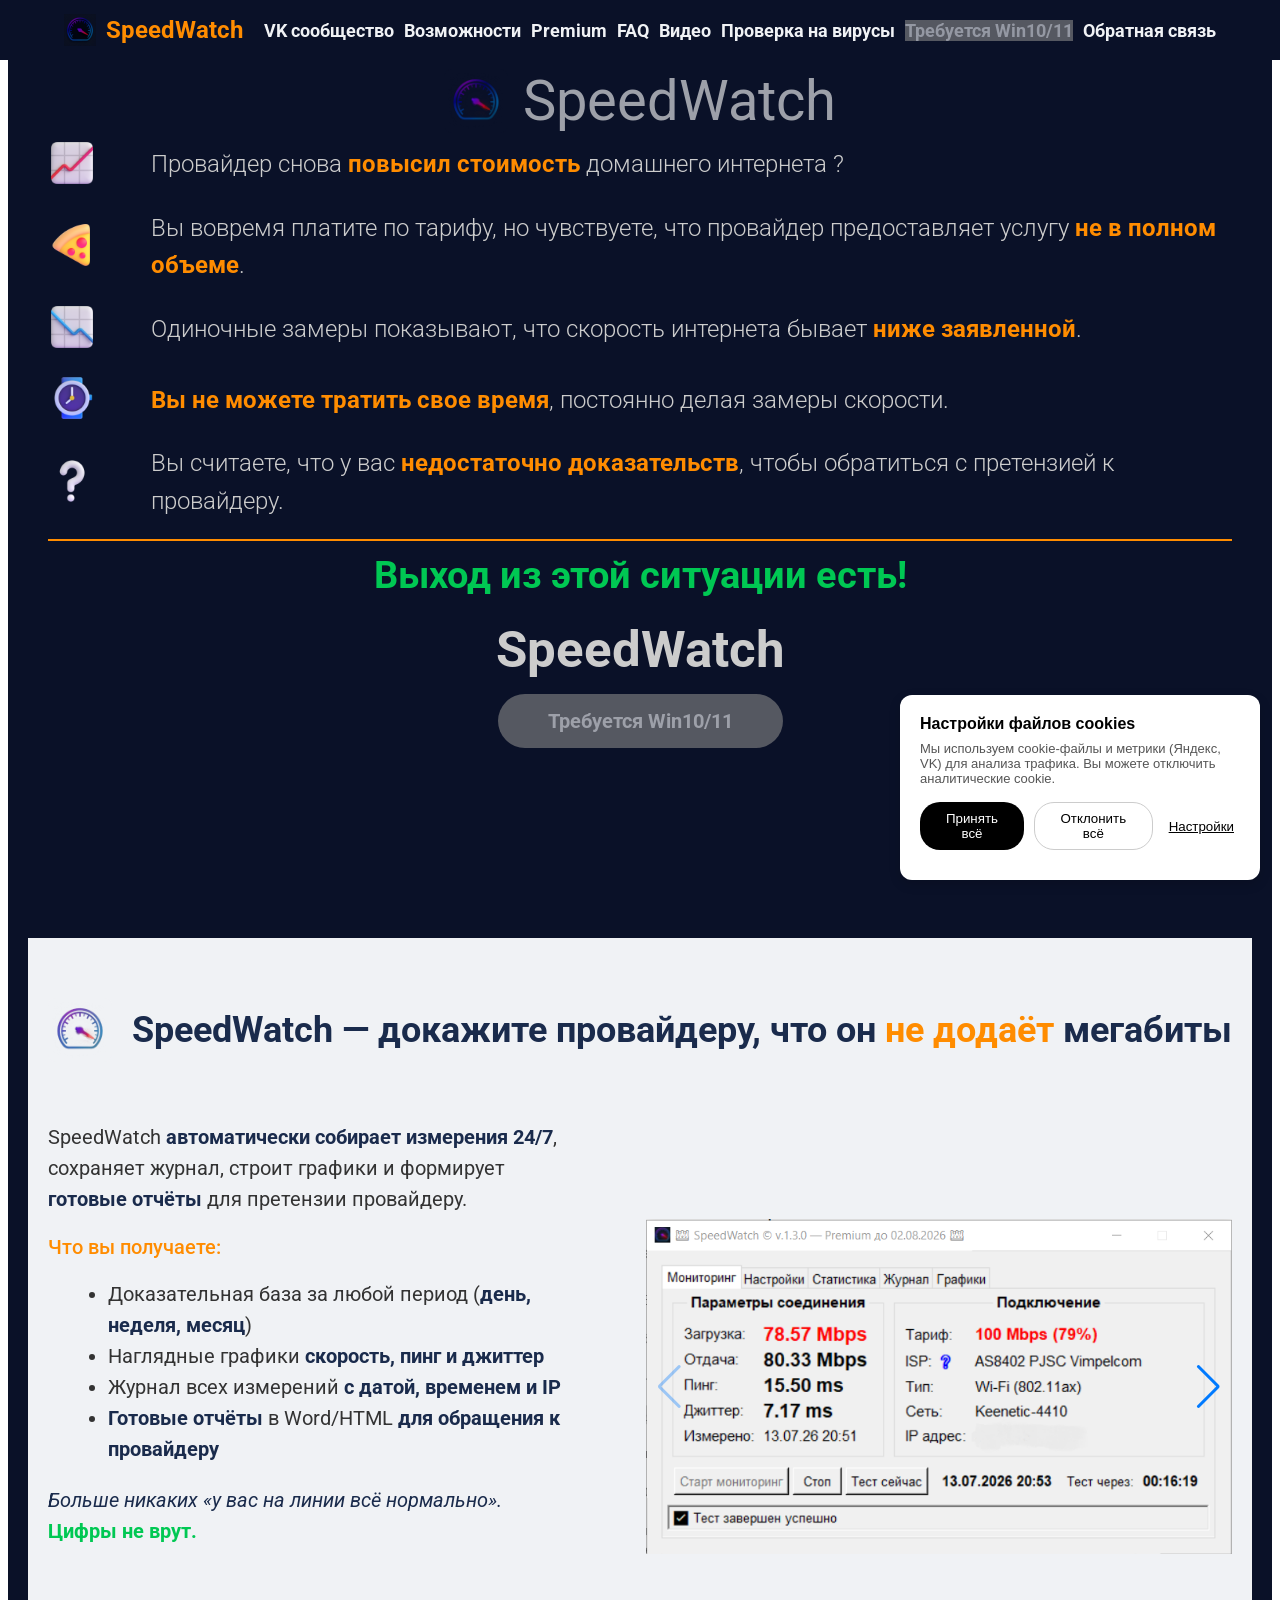
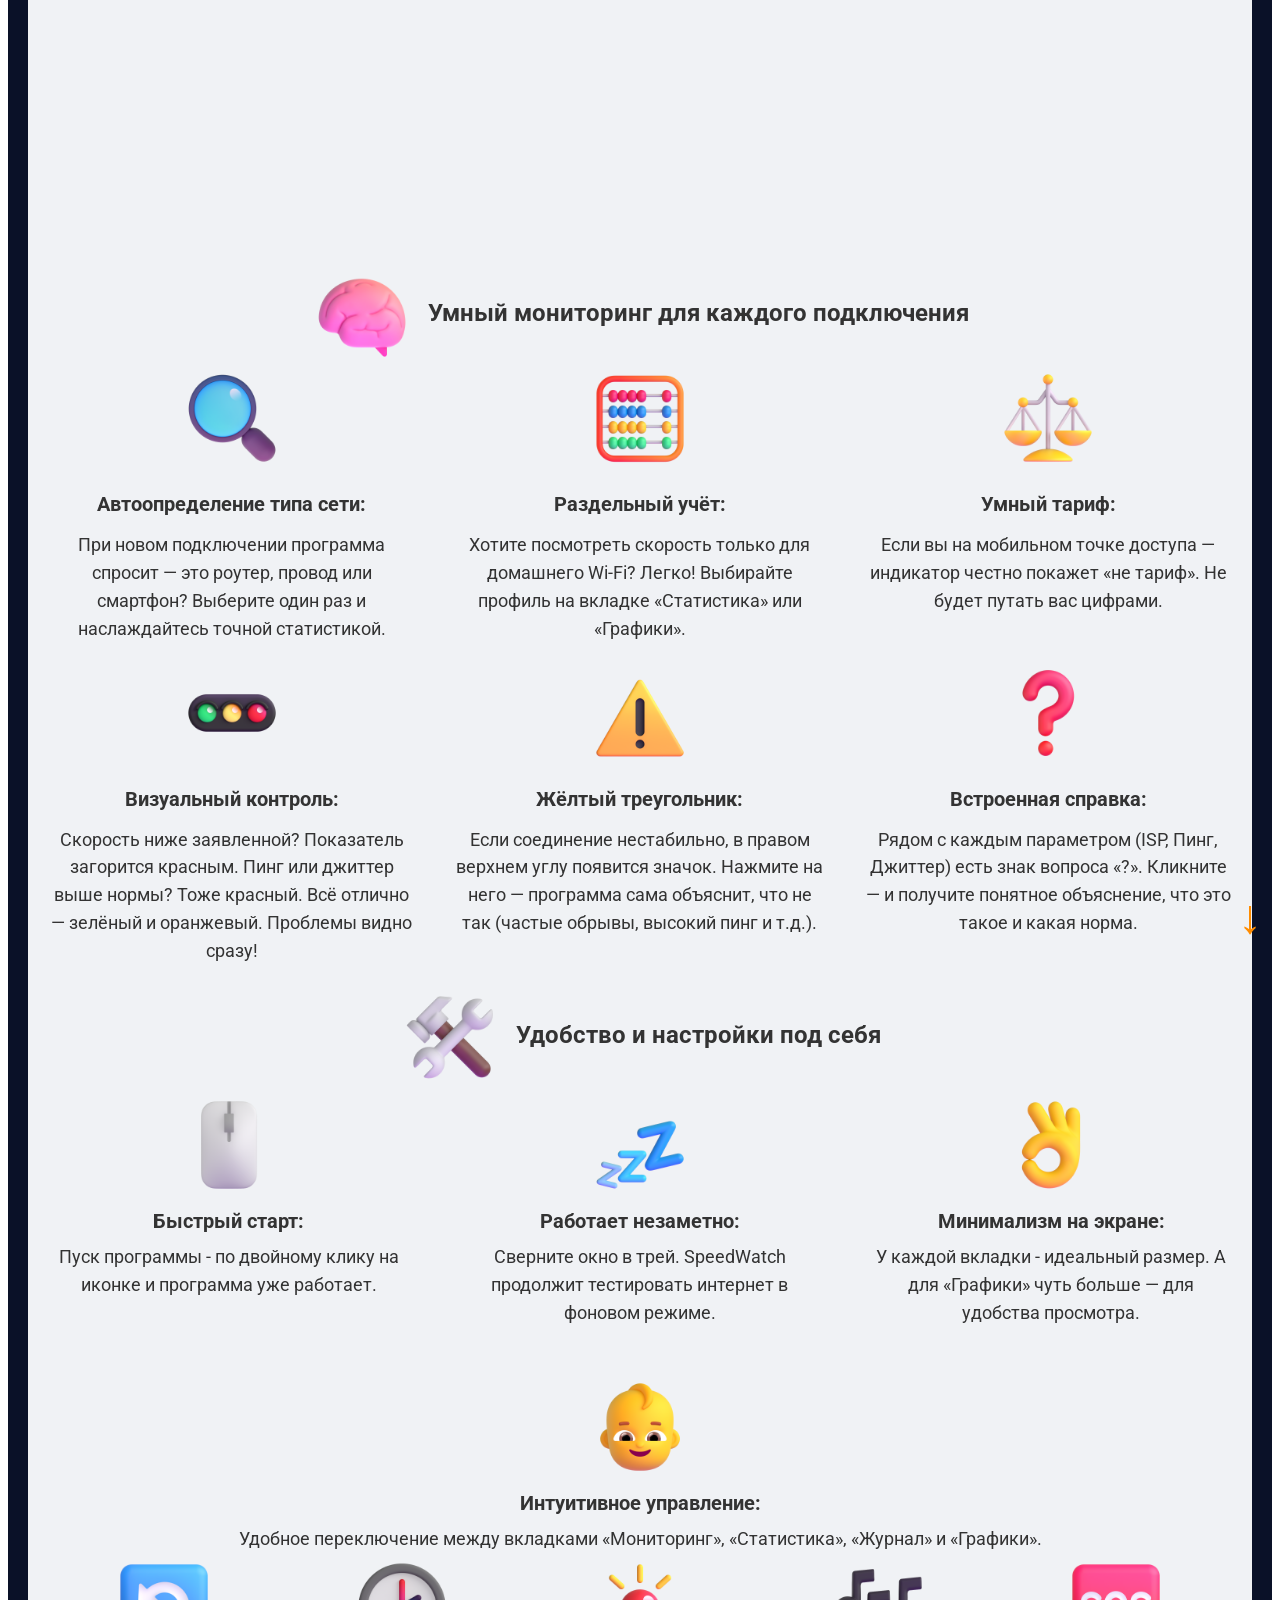
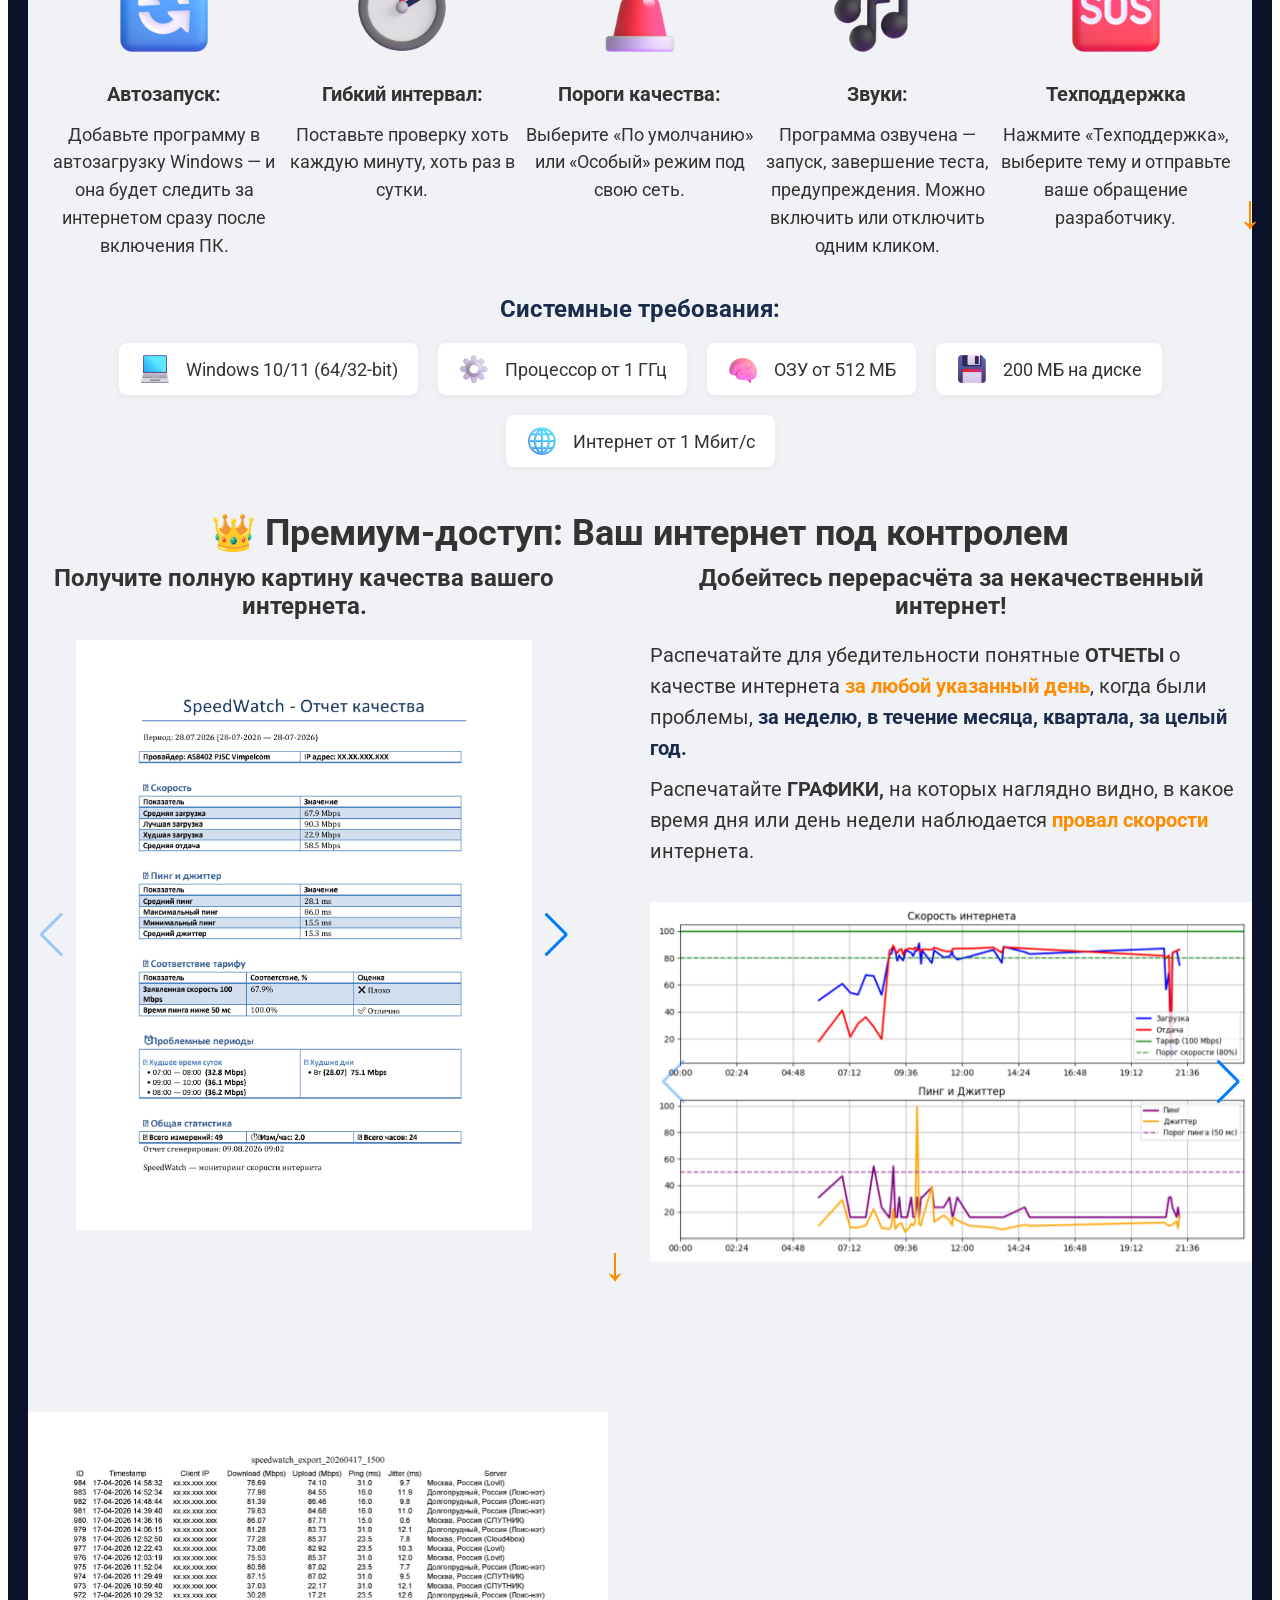
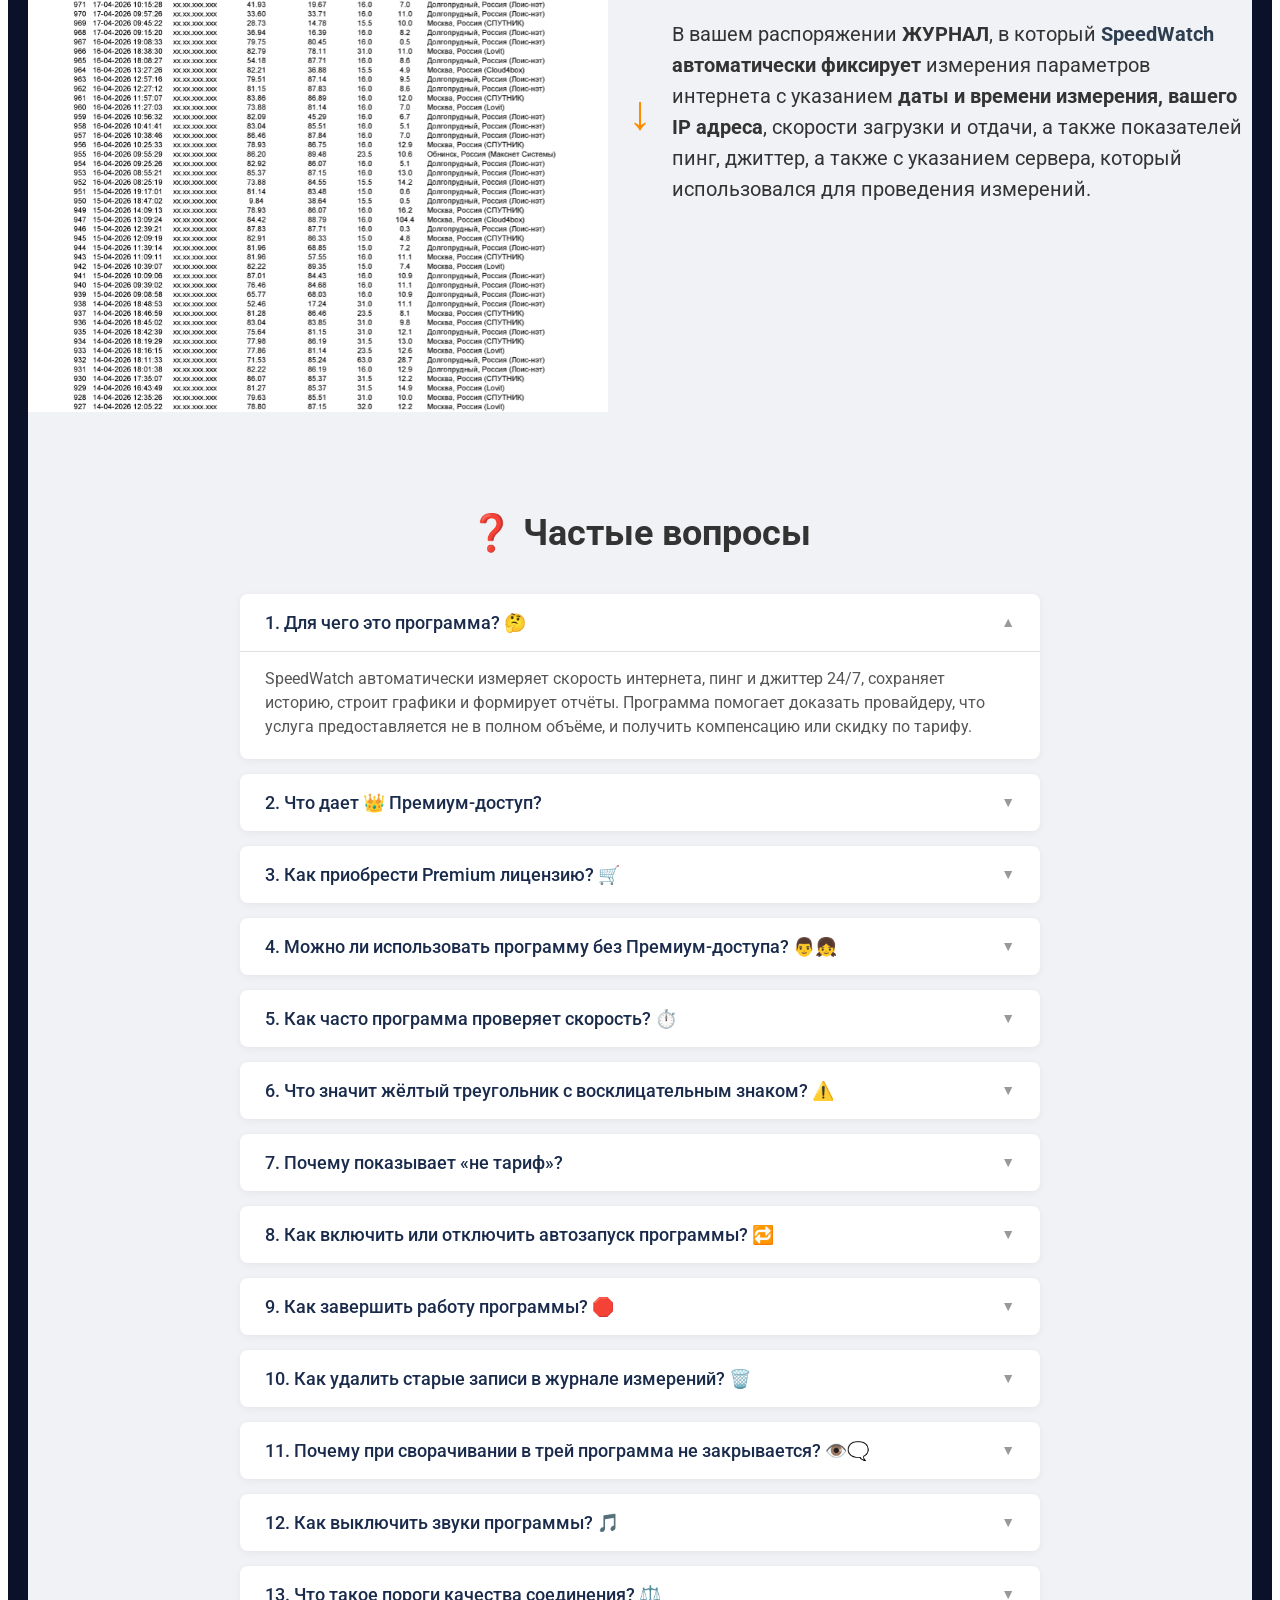
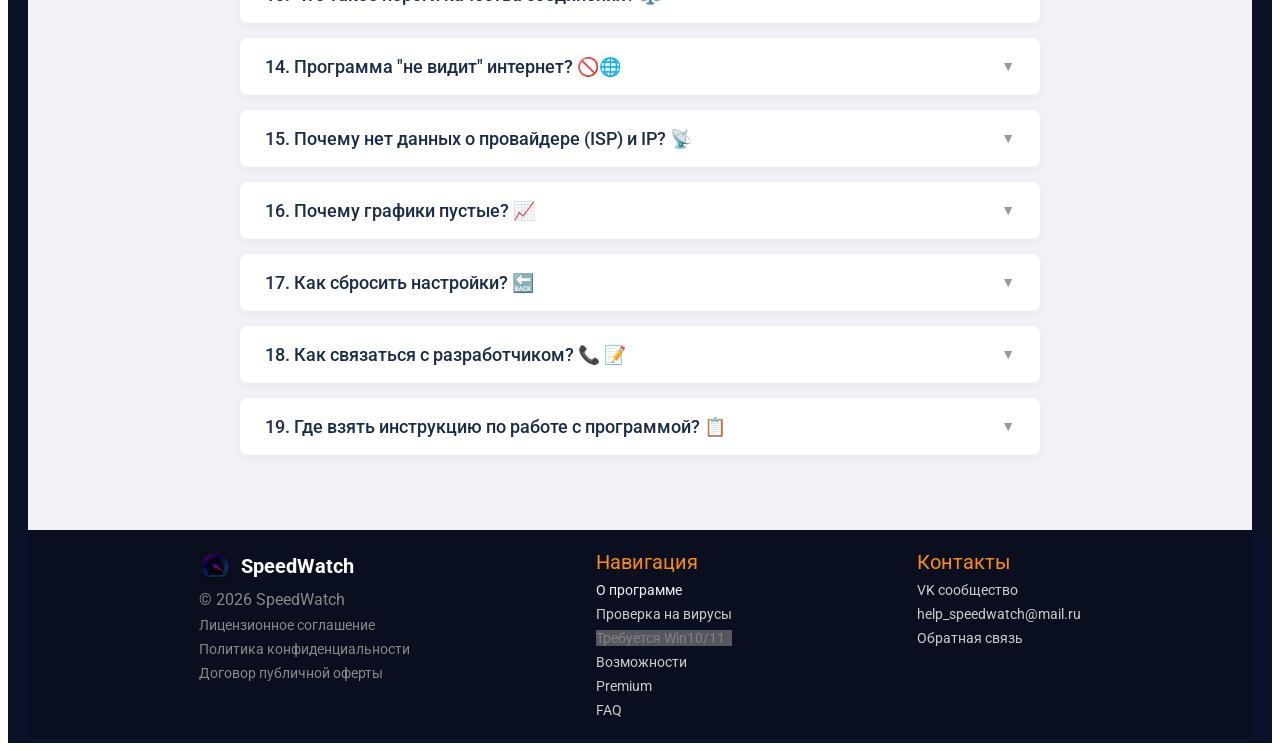
<file: index.html>
<!DOCTYPE html>
<html lang="ru">
<head>
  <meta charset="utf-8">
  <meta name="viewport" content="width=device-width, initial-scale=1.0">
  <title>SpeedWatch — программа фиксации низкой скорости интернета для Windows</title>
  <meta name="description" content="SpeedWatch — программа для Windows, которая фиксирует факты низкой скорости интернета и формирует доказательную базу для жалоб провайдеру.">
  <meta name="robots" content="index, follow">
  <link rel="canonical" href="https://speedwatch-soft.netlify.app">
  <meta property="og:type" content="website">
  <meta property="og:url" content="https://speedwatch-soft.netlify.app">
  <meta property="og:title" content="SpeedWatch — программа фиксации низкой скорости интернета">
  <meta property="og:description" content="SpeedWatch фиксирует факты низкой скорости интернета и формирует доказательную базу для жалоб провайдеру.">
  <meta property="og:image" content="https://speedwatch-soft.netlify.app/img/logo_56x56.png">
	<!-- Основные заголовки безопасности в HEAD -->
	<meta http-equiv="X-Content-Type-Options" content="nosniff">
	<meta http-equiv="X-XSS-Protection" content="1; mode=block">
	<meta http-equiv="Referrer-Policy" content="strict-origin-when-cross-origin">

<!-- Yandex.Metrika counter -->
<script type="text/javascript">
    (function(m,e,t,r,i,k,a){
        m[i]=m[i]||function(){(m[i].a=m[i].a||[]).push(arguments)};
        m[i].l=1*new Date();
        for (var j = 0; j < document.scripts.length; j++) {if (document.scripts[j].src === r) { return; }}
        k=e.createElement(t),a=e.getElementsByTagName(t)[0],k.async=1,k.src=r,a.parentNode.insertBefore(k,a)
    })(window, document,'script','https://mc.yandex.ru/metrika/tag.js?id=109842752', 'ym');

    ym(109842752, 'init', {ssr:true, webvisor:true, clickmap:true, ecommerce:"dataLayer", referrer: document.referrer, url: location.href, accurateTrackBounce:true, trackLinks:true});
</script>
<noscript><div><img src="https://mc.yandex.ru/watch/109842752" style="position:absolute; left:-9999px;" alt="" /></div></noscript>
<!-- /Yandex.Metrika counter -->

<!-- Schema.org микроразметка для программы и FAQ -->
<script type="application/ld+json">
{
  "@context": "https://schema.org",
  "@graph": [
    {
      "@type": "SoftwareApplication",
      "name": "SpeedWatch",
      "description": "SpeedWatch — фиксация фактов низкой скорости интернета программа Windows. Скорость интернет, Ростелеком, интернет провайдер, медленный интернет, жалоба провайдер, суд провайдер, иск провайдер, техподдержка провайдер, претензия провайдер",
      "operatingSystem": "Windows 10, Windows 11",
      "applicationCategory": "UtilityApplication",
      "offers": {
        "@type": "Offer",
        "price": "0",
        "priceCurrency": "RUB"
      },
      "url": "https://speedwatch-soft.netlify.app/",
      "sameAs": [
        "https://cloud.mail.ru/public/eDJV/T8QiwSiKq"
      ]
    },
    {
      "@type": "FAQPage",
      "name": "Часто задаваемые вопросы о SpeedWatch",
      "mainEntity": [
        {
          "@type": "Question",
          "name": "1. Для чего это программа? 🤔",
          "acceptedAnswer": {
            "@type": "Answer",
            "text": "SpeedWatch автоматически измеряет скорость интернета, пинг и джиттер 24/7, сохраняет историю, строит графики и формирует отчёты. Программа помогает доказать провайдеру, что услуга предоставляется не в полном объёме, и получить компенсацию или скидку по тарифу."
          }
        },
        {
          "@type": "Question",
          "name": "2. Что дает 👑 Премиум-доступ?",
          "acceptedAnswer": {
            "@type": "Answer",
            "text": "👑 Премиум-доступ даёт доказательную базу для урегулирования с провайдером вопроса снижения качества интернета, а именно: детальный отчёт о качестве соединения (HTML/Word), экспорт графиков в PNG и выгрузку журнала измерений в CSV."
          }
        },
        {
          "@type": "Question",
          "name": "3. Как приобрести Premium лицензию? 🛒",
          "acceptedAnswer": {
            "@type": "Answer",
            "text": "Чтобы приобрести Premium-доступ, выполните шаги: 1. Откройте SpeedWatch → вкладка «Настройки». 2. Нажмите «Техподдержка», тема «Приобрести Premium». 3. Заполните поля и отправьте запрос. 4. В течение 24 часов получите письмо с типом лицензии, сроком и суммой. 5. Оплатите через ЮMoney. 6. Отправьте копию квитанции. 7. В течение 24 часов получите лицензионный ключ. Ключ привязывается к вашему ПК. Перед покупкой убедитесь, что бесплатная версия работает корректно."
          }
        },
        {
          "@type": "Question",
          "name": "4. Можно ли использовать программу без Премиум-доступа? 👨👧",
          "acceptedAnswer": {
            "@type": "Answer",
            "text": "Да, мониторинг, просмотр статистики, журнала и графиков доступны бесплатно."
          }
        },
        {
          "@type": "Question",
          "name": "5. Как часто программа проверяет скорость? ⏱️",
          "acceptedAnswer": {
            "@type": "Answer",
            "text": "Интервал задаётся в «Настройках». По умолчанию — 60 минут."
          }
        }
      ]
    }
  ]
}
</script>

	<style>
	/* Скрытый текст только для поисковых роботов */
	.visually-hidden {
	 position: absolute;
	 width: 1px;
	 height: 1px;
	 margin: -1px;
	 padding: 0;
	 border: 0;
	 clip: rect(0, 0, 0, 0);
	 overflow: hidden;
	}
	</style>

</style>

<!-- favicons -->
<link rel="shortcut icon" href="favicon.ico" type="image/x-icon">
<link rel="icon" href="img/favicon_SpeedWatch_dark_background.png" type="image/png">

<!-- Assets -->
<!-- ====================================================== -->
<!-- SWIPER GALLERY INIT (для левой галереи блока Премиум)  -->
<!-- Инициализация слайдера с навигацией (стрелки влево/вправо) и зацикливанием -->
<!-- ====================================================== -->
<link rel="stylesheet" href="css/swiper-bundle.min.css">
<script src="js/swiper-bundle.min.js"></script>
<link rel="stylesheet" href="css/responsive.css">
<script>
 document.addEventListener('DOMContentLoaded', function() {
  new Swiper('.swiper', {
   navigation: { nextEl: '.swiper-button-next', prevEl: '.swiper-button-prev' },
   loop: false,
   breakpoints: {
    320: {
      slidesPerView: 1,
      spaceBetween: 10
    },
    768: {
      slidesPerView: 1,
      spaceBetween: 20
    },
    1024: {
      slidesPerView: 1,
      spaceBetween: 30
    }
   }
  });
 });
</script>

</head>
    
      <link href="https://fonts.gstatic.com" rel="preconnect"/>
      <link href="https://fonts.googleapis.com/css2?family=Roboto:wght@300;400;500;700&amp;subset=latin,cyrillic" rel="stylesheet"/>

    <script src="js/tilda-polyfill-1.0.min.js"></script>

<!-- ====================================================== -->
<!-- TILDA FADE-IN EFFECT FOR BLOCKS    - переделать!       -->
<!-- Отвечает за плавное появление блоков при загрузке.     -->
<!-- Можно удалить без потери функциональности.               -->
<!-- ====================================================== -->
       <script type="text/javascript">
        window.dataLayer=window.dataLayer||[];
       </script>
       <script type="text/javascript">
        (function() {if((/bot|google|yandex|baidu|bing|msn|duckduckbot|teoma|slurp|crawler|spider|robot|crawling|facebook/i.test(navigator.userAgent))===false&&typeof(sessionStorage)!='undefined'&&sessionStorage.getItem('visited')!=='y'&&document.visibilityState){var style=document.createElement('style');style.type='text/css';style.innerHTML='@media screen and (min-width: 980px) {.t-records {opacity: 0;}.t-records_animated {-webkit-transition: opacity ease-in-out .2s;-moz-transition: opacity ease-in-out .2s;-o-transition: opacity ease-in-out .2s;transition: opacity ease-in-out .2s;}.t-records.t-records_visible {opacity: 1;}}';document.getElementsByTagName('head')[0].appendChild(style);function t_setvisRecs(){var alr=document.querySelectorAll('.t-records');Array.prototype.forEach.call(alr,function(el) {el.classList.add("t-records_animated");});setTimeout(function() {Array.prototype.forEach.call(alr,function(el) {el.classList.add("t-records_visible");});sessionStorage.setItem("visited","y");},400);}
document.addEventListener('DOMContentLoaded',t_setvisRecs);}})();
       </script>
     

<!-- ====================================================== -->
<!-- SECTION: HEADER -->
<!-- ====================================================== -->
<a name="header" style="font-size:0;"></a>
<div id="header" style="position: fixed; top: 0; left: 0; width: 100%; background-color: #0a1128; font-family: Roboto; z-index: 1000; display: flex; align-items: center; justify-content: space-between; padding: 0 5%; box-sizing: border-box; flex-wrap: wrap; min-height: 37px;">

<div style="display: flex; align-items: center; gap: 10px; width: 100%; justify-content: space-between;">
 <div style="display: flex; align-items: center; gap: 10px;">
  <img src="img/logo_sw_dark_back_32x32.png" alt="logo" style="height: 32px; width: auto;">
  <div id="logo-speedwatch" onclick="location.href='#home'" style="cursor: pointer; color: #f0f2f5; font-size: 24px; font-weight: 700; transition: color 0.2s;" onmouseover="this.style.color='#004499'" onmouseout="this.style.color='#f0f2f5'">SpeedWatch</div>
 </div>
 <button id="burger-btn" style="display: none; background: none; border: none; color: #f0f2f5; font-size: 28px; cursor: pointer;">☰</button>
</div>

 <div id="header-menu" style="display: flex; flex-wrap: wrap; gap: 10px; align-items: center; justify-content: flex-end; width: 100%;">
<a href="https://vk.com/speedwatch_soft" target="_blank" rel="noopener noreferrer" style="color: #f0f2f5; font-size: 18px; font-weight: 700; text-decoration: none;" onmouseover="this.style.color='#004499'" onmouseout="this.style.color='#f0f2f5'">VK сообщество</a>
  <a href="#features" style="color: #f0f2f5; font-size: 18px; font-weight: 700; text-decoration: none;" onmouseover="this.style.color='#004499'" onmouseout="this.style.color='#f0f2f5'">Возможности</a>
  <a href="#premium" style="color: #f0f2f5; font-size: 18px; font-weight: 700; text-decoration: none;" onmouseover="this.style.color='#004499'" onmouseout="this.style.color='#f0f2f5'">Premium</a>
  <a href="#faq" style="color: #f0f2f5; font-size: 18px; font-weight: 700; text-decoration: none;" onmouseover="this.style.color='#004499'" onmouseout="this.style.color='#f0f2f5'">FAQ</a>
  <a href="https://cloud.mail.ru/public/jdPG/BZcNN27gG" target="_blank" rel="noopener noreferrer" style="color: #f0f2f5; font-size: 18px; font-weight: 700; text-decoration: none;" onmouseover="this.style.color='#004499'" onmouseout="this.style.color='#f0f2f5'">Видео</a>
  <a href="https://www.virustotal.com/gui/file/f53b6db77ae3fe98e662d795240d2b5b61afa6b3bb8d7c699a88cd393faec8d9" target="_blank" rel="noopener noreferrer" style="color: #f0f2f5; font-size: 18px; font-weight: 700; text-decoration: none;" onmouseover="this.style.color='#004499'" onmouseout="this.style.color='#f0f2f5'">Проверка на вирусы</a>
  <a href="https://cloud.mail.ru/public/eDJV/T8QiwSiKq" target="_blank" rel="noopener noreferrer" class="download-btn" style="color: #f0f2f5; font-size: 18px; font-weight: 700; text-decoration: none;" onmouseover="this.style.color='#004499'" onmouseout="this.style.color='#f0f2f5'">Скачать</a>
  <a href="https://forms.gle/kpaNSu1JRSFQR7rt9" target="_blank" rel="noopener noreferrer" style="color: #f0f2f5; font-size: 18px; font-weight: 700; text-decoration: none;" onmouseover="this.style.color='#004499'" onmouseout="this.style.color='#f0f2f5'">Обратная связь</a>
 </div>
</div>

<!-- ====================================================== -->
<!-- SECTION: HOME -->
<!-- ====================================================== -->
<a name="home" style="font-size:0;"></a>
<div style="background-color: #0a1128;">
 <div id="home" style="width: 100%; padding: 30px 20px 5px 20px; font-family: Roboto, Arial, sans-serif; box-sizing: border-box; min-height: auto;">
<div style="min-height: 100vh; background-color: #0a1128;">
 <div id="home" style="width: 100%; padding: 30px 20px 5px 20px; font-family: Roboto, Arial, sans-serif; box-sizing: border-box;">
  <!-- Скрытые заголовки для поисковых роботов -->
  <h1 class="visually-hidden">SpeedWatch — фиксация фактов низкой скорости интернета программа Windows</h1>
  <h2 class="visually-hidden">Медленный интернет? SpeedWatch собирает доказательства для жалоба, иск в суд на провайдер в том числе Ростелеком, МТС, Билайн.</h2>

  <!-- Логотип SpeedWatch -->
  <div class="logo-container" style="display: flex; align-items: center; justify-content: center; gap: 15px; margin-bottom: 5px;">
   <img src="img/logo_56x56.png" alt="logo" style="height: 56px; width: auto; background-color: #0a1128; border-radius: 8px; padding: 4px;">
   <span class="home-title-large" style="font-size: 56px; font-weight: 400; color: #ffffff; opacity: 0.6;">SpeedWatch</span>
  </div>

  <!-- Контейнер для списка проблем -->
  <div style="max-width: 1200px; margin: 0 auto;">
  <!-- Строка 1 -->
  <div style="display: flex; align-items: center; gap: 55px; margin-bottom: 19px;">
   <div style="width: 48px; flex-shrink: 0;">
    <img loading="lazy" src="img/icons/chart_increasing_3d.png" alt="chart" style="width: 48px; height: auto;">
   </div>
   <div style="font-size: 24px; font-weight: 300; color: #cccccc; line-height: 1.55;">Провайдер снова <strong style="color: #ff8c00; font-weight: 700;">повысил стоимость</strong> домашнего интернета ?</div>
  </div>

  <!-- Строка 2 -->
  <div style="display: flex; align-items: center; gap: 55px; margin-bottom: 19px;">
   <div style="width: 48px; flex-shrink: 0;">
    <img loading="lazy" src="img/icons/pizza_3d.png" alt="pizza" style="width: 48px; height: auto;">
   </div>
   <div style="font-size: 24px; font-weight: 300; color: #cccccc; line-height: 1.55;">Вы вовремя платите по тарифу, но чувствуете, что провайдер предоставляет услугу <strong style="color: #ff8c00; font-weight: 700;">не в полном объеме</strong>.</div>
  </div>

  <!-- Строка 3 -->
  <div style="display: flex; align-items: center; gap: 55px; margin-bottom: 19px;">
   <div style="width: 48px; flex-shrink: 0;">
    <img loading="lazy" src="img/icons/chart_decreasing_3d.png" alt="chart decreasing" style="width: 48px; height: auto;">
   </div>
   <div style="font-size: 24px; font-weight: 300; color: #cccccc; line-height: 1.55;">Одиночные замеры показывают, что скорость интернета бывает <strong style="color: #ff8c00; font-weight: 700;">ниже заявленной</strong>.</div>
  </div>

  <!-- Строка 4 -->
  <div style="display: flex; align-items: center; gap: 55px; margin-bottom: 19px;">
   <div style="width: 48px; flex-shrink: 0;">
    <img loading="lazy" src="img/icons/watch_3d.png" alt="watch" style="width: 48px; height: auto;">
   </div>
   <div style="font-size: 24px; font-weight: 300; color: #cccccc; line-height: 1.55;"><strong style="color: #ff8c00; font-weight: 700;">Вы не можете тратить свое время</strong>, постоянно делая замеры скорости.</div>
  </div>

  <!-- Строка 5 -->
  <div style="display: flex; align-items: center; gap: 55px; margin-bottom: 19px;">
   <div style="width: 48px; flex-shrink: 0;">
    <img loading="lazy" src="img/icons/white_question_mark_3d.png" alt="question mark" style="width: 48px; height: auto;">
   </div>
   <div style="font-size: 24px; font-weight: 300; color: #cccccc; line-height: 1.55;">Вы считаете, что у вас <strong style="color: #ff8c00; font-weight: 700;">недостаточно доказательств</strong>, чтобы обратиться с претензией к провайдеру.</div>
  </div>
 </div>

 <!-- Разделительная линия -->
 <div style="width: 100%; height: 2px; background-color: #ff8c00; margin: 5px 0;"></div>

 <!-- Нижняя секция с призывом -->
 <div style="text-align: center; margin-top: 5px;">
  <div class="home-success-title" style="font-size: 38px; font-weight: 700; color: #00c853; line-height: 1.55;"><span class="home-success-line1">Выход из этой</span> <span class="home-success-line2">ситуации есть!</span></div>
  <div style="font-size: 51px; font-weight: 700; color: #cccccc; line-height: 1.55; margin-top: 5px;">SpeedWatch</div>
  <div class="home-btn-wrapper" style="margin-top: 5px;">
   <a href="https://cloud.mail.ru/public/eDJV/T8QiwSiKq" target="_blank" rel="noopener noreferrer" class="download-btn home-download-btn" style="display: inline-block; background-color: #00c853; color: #ffffff; font-size: 20px; font-weight: 700; font-family: Roboto; text-decoration: none; padding: 15px 50px; border-radius: 30px; border: none; cursor: pointer;">Скачать</a>
  </div>
 </div>
</div>
</div>

<!-- ====================================================== -->
<!-- SECTION: ABOUT -->
<!-- ====================================================== -->
<a name="about" style="font-size:0;"></a>
<div style="min-height: 100vh; background-color: #f0f2f5;">
 <div id="about" style="width: 100%; padding: 60px 20px; font-family: Roboto, Arial, sans-serif; box-sizing: border-box;">
  <div style="max-width: 1200px; margin: 0 auto;">

<div class="about-header" style="display: flex; align-items: center; justify-content: center; gap: 20px; margin-bottom: 60px;">
<img src="img/logo_56x56.png" alt="logo" style="height: 56px; width: auto; background-color: #f0f2f5; border-radius: 8px; padding: 4px;">
 <h2 class="about-title" style="font-size: 36px; font-weight: 700; color: #1a2b4c; margin: 0;">
  SpeedWatch — докажите провайдеру, что он <span style="color: #ff8c00;">не додаёт</span> мегабиты
 </h2>
</div>

   <div class="about-grid" style="display: flex; flex-wrap: wrap; gap: 6%;">

    <div style="flex: 1 1 40%; min-width: 280px;">

<div style="font-size: 20px; color: #333333; line-height: 1.55; margin-bottom: 20px;">
 SpeedWatch <strong style="color: #1a2b4c;">автоматически собирает измерения 24/7</strong>, сохраняет журнал, строит графики и формирует <strong style="color: #1a2b4c;">готовые отчёты</strong> для претензии провайдеру.
</div>

     <div style="font-size: 20px; font-weight: 500; color: #ff8c00; margin-bottom: 15px;">
      Что вы получаете:
     </div>

     <ul style="font-size: 20px; color: #333333; line-height: 1.55; margin-left: 20px; margin-bottom: 20px;">
      <li>Доказательная база за любой период (<strong style="color: #1a2b4c;">день, неделя, месяц</strong>)</li>
      <li>Наглядные графики <strong style="color: #1a2b4c;">скорость, пинг и джиттер</strong></li>
      <li>Журнал всех измерений <strong style="color: #1a2b4c;">с датой, временем и IP</strong></li>
      <li><strong style="color: #1a2b4c;">Готовые отчёты</strong> в Word/HTML <strong style="color: #1a2b4c;">для обращения к провайдеру</strong></li>
     </ul>

     <div style="font-size: 20px; color: #1a2b4c; line-height: 1.55;">
      <em>Больше никаких «у вас на линии всё нормально».</em> <strong style="color: #00c853;">Цифры не врут.</strong>
     </div>

    </div>

    <div style="flex: 1 1 45%; min-width: 280px;">
     <div class="swiper" style="width: 100%; height: 529px;">
      <div class="swiper-wrapper">
       <div class="swiper-slide" style="display: flex; align-items: center; justify-content: center; background-color: #f0f2f5;"><img loading="lazy" src="img/tilda_images/vkladka_monitoring.png" alt="SpeedWatch — вкладка Мониторинг" style="width: auto; height: 100%; max-width: 100%; object-fit: contain;"></div>
       <div class="swiper-slide" style="display: flex; align-items: center; justify-content: center; background-color: #f0f2f5;"><img loading="lazy" src="img/tilda_images/vkladka_zhurnal.png" alt="SpeedWatch — вкладка Журнал измерений" style="width: auto; height: 100%; max-width: 100%; object-fit: contain;"></div>
       <div class="swiper-slide" style="display: flex; align-items: center; justify-content: center; background-color: #f0f2f5;"><img loading="lazy" src="img/tilda_images/grafik_den.png" alt="SpeedWatch — график скорости за день" style="width: auto; height: 100%; max-width: 100%; object-fit: contain;"></div>
       <div class="swiper-slide" style="display: flex; align-items: center; justify-content: center; background-color: #f0f2f5;"><img loading="lazy" src="img/tilda_images/vkladka_nastroyki.png" alt="SpeedWatch — вкладка Настройки" style="width: auto; height: 100%; max-width: 100%; object-fit: contain;"></div>
       <div class="swiper-slide" style="display: flex; align-items: center; justify-content: center; background-color: #f0f2f5;"><img loading="lazy" src="img/tilda_images/okno_nizkoe_kachestvo.png" alt="SpeedWatch — уведомление о низком качестве соединения" style="width: auto; height: 100%; max-width: 100%; object-fit: contain;"></div>
       <div class="swiper-slide" style="display: flex; align-items: center; justify-content: center; background-color: #f0f2f5;"><img loading="lazy" src="img/tilda_images/vkladka_statistika.png" alt="SpeedWatch — вкладка Статистика" style="width: auto; height: 100%; max-width: 100%; object-fit: contain;"></div>
      </div>
      <div class="swiper-button-prev"></div>
      <div class="swiper-button-next"></div>
     </div>
    </div>

   </div>

  </div>
 </div>
</div>


<!-- ====================================================== -->
<!-- SECTION: FEATURES -->
<!-- ====================================================== -->
<a name="features" style="font-size:0;"></a>
<div id="features" style="background-color: #f0f2f5; padding: 25px 20px 15px 20px; font-family: Roboto, Arial, sans-serif;">
 <div style="max-width: 1200px; margin: 0 auto;">

  <!-- Главный заголовок с иконкой -->
  <div style="display: flex; align-items: center; justify-content: center; gap: 16px; margin-bottom: 5px;">
   <img loading="lazy" src="img/icons/brain_3d.png" alt="brain" style="width: 100px; height: auto;">
   <h2 style="font-size: 24px; font-weight: 700; color: #333333; margin: 0;">Умный мониторинг для каждого подключения</h2>
  </div>

  <!-- Ряд 1: 3 карточки -->
  <div style="display: flex; flex-wrap: wrap; justify-content: center; gap: 41px; margin-bottom: 20px;">

   <div style="flex: 1 1 280px; min-width: 250px; text-align: center;">
    <img loading="lazy" src="img/icons/magnifying_glass_tilted_left_3d.png" alt="magnifying glass" style="width: 100px; height: auto; margin-bottom: 20px;">
    <h3 style="font-size: 20px; font-weight: 700; color: #333333; margin: 0 0 15px 0;">Автоопределение типа сети:</h3>
    <p style="font-size: 18px; color: #333333; line-height: 1.55; margin: 0;">При новом подключении программа спросит — это роутер, провод или смартфон? Выберите один раз и наслаждайтесь точной статистикой.</p>
   </div>

   <div style="flex: 1 1 280px; min-width: 250px; text-align: center;">
    <img loading="lazy" src="img/icons/abacus_3d.png" alt="abacus" style="width: 100px; height: auto; margin-bottom: 20px;">
    <h3 style="font-size: 20px; font-weight: 700; color: #333333; margin: 0 0 15px 0;">Раздельный учёт:</h3>
    <p style="font-size: 18px; color: #333333; line-height: 1.55; margin: 0;">Хотите посмотреть скорость только для домашнего Wi-Fi? Легко! Выбирайте профиль на вкладке «Статистика» или «Графики».</p>
   </div>

   <div style="flex: 1 1 280px; min-width: 250px; text-align: center;">
    <img loading="lazy" src="img/icons/balance_scale_3d.png" alt="balance scale" style="width: 100px; height: auto; margin-bottom: 20px;">
    <h3 style="font-size: 20px; font-weight: 700; color: #333333; margin: 0 0 15px 0;">Умный тариф:</h3>
    <p style="font-size: 18px; color: #333333; line-height: 1.55; margin: 0;">Если вы на мобильном точке доступа — индикатор честно покажет «не тариф». Не будет путать вас цифрами.</p>
   </div>

  </div>

  <!-- Ряд 2: 3 карточки -->
  <div style="display: flex; flex-wrap: wrap; justify-content: center; gap: 41px; margin-bottom: 20px;">

   <div style="flex: 1 1 280px; min-width: 250px; text-align: center;">
    <img loading="lazy" src="img/icons/horizontal_traffic_light_3d.png" alt="traffic light" style="width: 100px; height: auto; margin-bottom: 20px;">
    <h3 style="font-size: 20px; font-weight: 700; color: #333333; margin: 0 0 15px 0;">Визуальный контроль:</h3>
    <p style="font-size: 18px; color: #333333; line-height: 1.55; margin: 0;">Скорость ниже заявленной? Показатель загорится красным. Пинг или джиттер выше нормы? Тоже красный. Всё отлично — зелёный и оранжевый. Проблемы видно сразу!</p>
   </div>

   <div style="flex: 1 1 280px; min-width: 250px; text-align: center;">
    <img loading="lazy" src="img/icons/warning_3d.png" alt="warning" style="width: 100px; height: auto; margin-bottom: 20px;">
    <h3 style="font-size: 20px; font-weight: 700; color: #333333; margin: 0 0 15px 0;">Жёлтый треугольник:</h3>
    <p style="font-size: 18px; color: #333333; line-height: 1.55; margin: 0;">Если соединение нестабильно, в правом верхнем углу появится значок. Нажмите на него — программа сама объяснит, что не так (частые обрывы, высокий пинг и т.д.).</p>
   </div>

   <div style="flex: 1 1 280px; min-width: 250px; text-align: center; position: relative;">
    <img loading="lazy" src="img/icons/red_question_mark_3d.png" alt="question mark" style="width: 100px; height: auto; margin-bottom: 20px;">
    <h3 style="font-size: 20px; font-weight: 700; color: #333333; margin: 0 0 15px 0;">Встроенная справка:</h3>
    <p style="font-size: 18px; color: #333333; line-height: 1.55; margin: 0;">Рядом с каждым параметром (ISP, Пинг, Джиттер) есть знак вопроса «?». Кликните — и получите понятное объяснение, что это такое и какая норма.</p>
    <a href="#features-bottom" style="position: absolute; right: -30px; bottom: 20px; font-size: 48px; text-decoration: none; color: #ff8c00; cursor: pointer; transition: transform 0.2s;" onmouseover="this.style.transform='translateY(5px)'" onmouseout="this.style.transform='translateY(0)'">↓</a>
   </div>

  </div>

  <!-- Невидимый якорь для стрелки (ровно над иконкой) -->
  <div id="features-bottom" style="position: relative; top: -37px; visibility: hidden;"></div>

  <!-- Подзаголовок с иконкой -->
  <div style="display: flex; align-items: center; justify-content: center; gap: 16px; margin: 0 0 10px;">
   <img loading="lazy" src="img/icons/hammer_and_wrench_3d.png" alt="tools" style="width: 100px; height: auto;">
   <h2 style="font-size: 24px; font-weight: 700; color: #333333; margin: 0;">Удобство и настройки под себя</h2>
  </div>

  <!-- Ряд 3: 4 карточки -->
  <div style="display: flex; flex-wrap: wrap; justify-content: center; gap: 50px; margin-bottom: 5px;">

   <div style="flex: 1 1 250px; min-width: 290px; text-align: center;">
    <img loading="lazy" src="img/icons/computer_mouse_3d.png" alt="computer mouse" style="width: 100px; height: auto; margin-bottom: 10px;">
    <h3 style="font-size: 20px; font-weight: 700; color: #333333; margin: 0 0 10px 0;">Быстрый старт:</h3>
    <p style="font-size: 18px; color: #333333; line-height: 1.55; margin: 0;">Пуск программы - по двойному клику на иконке и программа уже работает.</p>
   </div>

   <div style="flex: 1 1 250px; min-width: 220px; text-align: center;">
    <img loading="lazy" src="img/icons/zzz_3d.png" alt="zzz" style="width: 100px; height: auto; margin-bottom: 10px;">
    <h3 style="font-size: 20px; font-weight: 700; color: #333333; margin: 0 0 10px 0;">Работает незаметно:</h3>
    <p style="font-size: 18px; color: #333333; line-height: 1.55; margin: 0;">Сверните окно в трей. SpeedWatch продолжит тестировать интернет в фоновом режиме.</p>
   </div>

   <div style="flex: 1 1 250px; min-width: 220px; text-align: center;">
    <img loading="lazy" src="img/icons/ok_hand_3d.png" alt="ok hand" style="width: 100px; height: auto; margin-bottom: 10px;">
    <h3 style="font-size: 20px; font-weight: 700; color: #333333; margin: 0 0 10px 0;">Минимализм на экране:</h3>
    <p style="font-size: 18px; color: #333333; line-height: 1.55; margin: 0;">У каждой вкладки - идеальный размер. А для «Графики» чуть больше — для удобства просмотра.</p>
   </div>

   <div style="flex: 1 1 250px; min-width: 220px; text-align: center;">
    <img loading="lazy" src="img/icons/baby_3d.png" alt="baby" style="width: 100px; height: auto; margin-bottom: 10px;">
    <h3 style="font-size: 20px; font-weight: 700; color: #333333; margin: 0 0 10px 0;">Интуитивное управление:</h3>
    <p style="font-size: 18px; color: #333333; line-height: 1.55; margin: 0;">Удобное переключение между вкладками «Мониторинг», «Статистика», «Журнал» и «Графики».</p>
   </div>

  </div>

  <!-- Ряд 4: 5 карточек -->
  <div style="display: flex; flex-wrap: wrap; justify-content: center; gap: 5px;">

   <div style="flex: 1 1 200px; min-width: 180px; text-align: center;">
    <img loading="lazy" src="img/icons/counterclockwise_arrows_button_3d.png" alt="counterclockwise arrows" style="width: 100px; height: auto; margin-bottom: 20px;">
    <h3 style="font-size: 20px; font-weight: 700; color: #333333; margin: 0 0 15px 0;">Автозапуск:</h3>
    <p style="font-size: 18px; color: #333333; line-height: 1.55; margin: 0;">Добавьте программу в автозагрузку Windows — и она будет следить за интернетом сразу после включения ПК.</p>
   </div>

   <div style="flex: 1 1 200px; min-width: 180px; text-align: center;">
    <img loading="lazy" src="img/icons/two_oclock_3d.png" alt="two oclock" style="width: 100px; height: auto; margin-bottom: 20px;">
    <h3 style="font-size: 20px; font-weight: 700; color: #333333; margin: 0 0 15px 0;">Гибкий интервал:</h3>
    <p style="font-size: 18px; color: #333333; line-height: 1.55; margin: 0;">Поставьте проверку хоть каждую минуту, хоть раз в сутки.</p>
   </div>

   <div style="flex: 1 1 200px; min-width: 180px; text-align: center;">
    <img loading="lazy" src="img/icons/police_car_light_3d.png" alt="police car light" style="width: 100px; height: auto; margin-bottom: 20px;">
    <h3 style="font-size: 20px; font-weight: 700; color: #333333; margin: 0 0 15px 0;">Пороги качества:</h3>
    <p style="font-size: 18px; color: #333333; line-height: 1.55; margin: 0;">Выберите «По умолчанию» или «Особый» режим под свою сеть.</p>
   </div>

   <div style="flex: 1 1 200px; min-width: 180px; text-align: center;">
    <img loading="lazy" src="img/icons/musical_notes_3d.png" alt="musical notes" style="width: 100px; height: auto; margin-bottom: 20px;">
    <h3 style="font-size: 20px; font-weight: 700; color: #333333; margin: 0 0 15px 0;">Звуки:</h3>
    <p style="font-size: 18px; color: #333333; line-height: 1.55; margin: 0;">Программа озвучена — запуск, завершение теста, предупреждения. Можно включить или отключить одним кликом.</p>
   </div>

   <div style="flex: 1 1 200px; min-width: 180px; text-align: center; position: relative;">
    <img loading="lazy" src="img/icons/sos_button_3d.png" alt="sos button" style="width: 100px; height: auto; margin-bottom: 20px;">
    <h3 style="font-size: 20px; font-weight: 700; color: #333333; margin: 0 0 15px 0;">Техподдержка</h3>
    <p style="font-size: 18px; color: #333333; line-height: 1.55; margin: 0;">Нажмите «Техподдержка», выберите тему и отправьте ваше обращение разработчику.</p>
    <a href="#premium-top" style="position: absolute; right: -30px; bottom: 20px; font-size: 48px; text-decoration: none; color: #ff8c00; cursor: pointer; transition: transform 0.2s;" onmouseover="this.style.transform='translateY(5px)'" onmouseout="this.style.transform='translateY(0)'">↓</a>
   </div>

  </div>
 </div>
</div>


<!-- ====================================================== -->
<!-- SECTION: REQUIREMENTS -->
<!-- ====================================================== -->
<a name="requirements" style="font-size:0;"></a>
<div id="requirements" style="background-color: #f0f2f5; padding: 20px 20px 15px 20px; font-family: Roboto, Arial, sans-serif;">

 <div style="text-align: center; margin-bottom: 20px;">
  <h2 style="font-size: 24px; font-weight: 700; color: #1a2b4c; margin: 0;">Системные требования:</h2>
 </div>

 <div class="requirements-container" style="display: flex; flex-wrap: wrap; justify-content: center; gap: 20px;">

  <div style="display: flex; align-items: center; gap: 15px; background-color: #ffffff; padding: 10px 20px; border-radius: 8px; box-shadow: 0 2px 8px rgba(0,0,0,0.05);">
   <img loading="lazy" src="img/icons/laptop_3d.png" alt="laptop" style="width: 32px; height: auto;">
   <span style="font-size: 18px; font-weight: 400; color: #333333;">Windows 10/11 (64/32-bit)</span>
  </div>

  <div style="display: flex; align-items: center; gap: 15px; background-color: #ffffff; padding: 10px 20px; border-radius: 8px; box-shadow: 0 2px 8px rgba(0,0,0,0.05);">
   <img loading="lazy" src="img/icons/gear_3d.png" alt="gear" style="width: 32px; height: auto;">
   <span style="font-size: 18px; font-weight: 400; color: #333333;">Процессор от 1 ГГц</span>
  </div>

  <div style="display: flex; align-items: center; gap: 15px; background-color: #ffffff; padding: 10px 20px; border-radius: 8px; box-shadow: 0 2px 8px rgba(0,0,0,0.05);">
   <img loading="lazy" src="img/icons/brain_3d.png" alt="brain" style="width: 32px; height: auto;">
   <span style="font-size: 18px; font-weight: 400; color: #333333;">ОЗУ от 512 МБ</span>
  </div>

  <div style="display: flex; align-items: center; gap: 15px; background-color: #ffffff; padding: 10px 20px; border-radius: 8px; box-shadow: 0 2px 8px rgba(0,0,0,0.05);">
   <img loading="lazy" src="img/icons/floppy_disk_3d.png" alt="disk" style="width: 32px; height: auto;">
   <span style="font-size: 18px; font-weight: 400; color: #333333;">200 МБ на диске</span>
  </div>

  <div style="display: flex; align-items: center; gap: 15px; background-color: #ffffff; padding: 10px 20px; border-radius: 8px; box-shadow: 0 2px 8px rgba(0,0,0,0.05);">
   <img loading="lazy" src="img/icons/globe_with_meridians_3d.png" alt="globe" style="width: 32px; height: auto;">
   <span style="font-size: 18px; font-weight: 400; color: #333333;">Интернет от 1 Мбит/с</span>
  </div>

 </div>

</div>


<!-- ====================================================== -->
<!-- SECTION: PREMIUM -->
<!-- ====================================================== -->
<a name="premium" style="font-size:0;"></a>
<div id="premium-top"></div>
<div id="premium" style="background-color: #f0f2f5; height: auto; font-family: Roboto; padding: 10px 0 40px 0px;">

<div style="display: flex; flex-direction: column; width: 100%;">
 <div style="display: flex; justify-content: center; align-items: center; padding: 20px 0 10px 0;">
  <h2 class="premium-title" style="font-size: 36px; font-weight: 700; color: #333333; margin: 0;"><span class="premium-line1">👑 Премиум-доступ:</span> <span class="premium-line2">Ваш интернет под контролем</span></h2>
 </div>

 <div style="display: flex; flex-wrap: wrap; gap: 10px;">
  <div style="flex: 1 1 350px; min-width: 300px;">
   <h3 class="premium-subtitle" style="font-size: 24px; font-weight: 700; color: #333333; text-align: center; margin: 0 0 20px 0;">Получите полную картину качества вашего интернета.</h3>
   <div class="swiper" style="width: 100%; height: 590px;">
    <div class="swiper-wrapper">
     <div class="swiper-slide"><img loading="lazy" src="img/tilda_images/otchet_den_doc.png" alt="SpeedWatch — отчёт за день в формате Word" style="width: 100%; height: 100%; object-fit: contain;"></div>
     <div class="swiper-slide"><img loading="lazy" src="img/tilda_images/otchet_nedelya_doc.png" alt="SpeedWatch — отчёт за неделю в формате Word" style="width: 100%; height: 100%; object-fit: contain;"></div>
     <div class="swiper-slide"><img loading="lazy" src="img/tilda_images/otchet_mesyac_doc.png" alt="SpeedWatch — отчёт за месяц в формате Word" style="width: 100%; height: 100%; object-fit: contain;"></div>
     <div class="swiper-slide"><img loading="lazy" src="img/tilda_images/otchet_den_html.png" alt="SpeedWatch — отчёт за день в формате HTML" style="width: 100%; height: 100%; object-fit: contain;"></div>
     <div class="swiper-slide"><img loading="lazy" src="img/tilda_images/otchet_nedelya_html.png" alt="SpeedWatch — отчёт за неделю в формате HTML" style="width: 100%; height: 100%; object-fit: contain;"></div>
     <div class="swiper-slide"><img loading="lazy" src="img/tilda_images/otchet_mesyac_html.png" alt="SpeedWatch — отчёт за месяц в формате HTML" style="width: 100%; height: 100%; object-fit: contain;"></div>
    </div>
    <div class="swiper-button-prev"></div>
    <div class="swiper-button-next"></div>
   </div>
  </div>

  <!-- Стрелка вниз -->
  <div style="display: flex; align-items: flex-end; justify-content: center; min-width: 50px;">
   <a href="#premium-bottom" style="font-size: 48px; text-decoration: none; color: #ff8c00; cursor: pointer; transition: transform 0.2s;" onmouseover="this.style.transform='translateY(5px)'" onmouseout="this.style.transform='translateY(0)'">↓</a>
  </div>

  <div style="flex: 1 1 400px; min-width: 300px;">
   <h3 style="font-size: 24px; font-weight: 700; color: #333333; text-align: center; margin: 0 0 20px 0;">Добейтесь перерасчёта за некачественный интернет!</h3>
   <div style="font-size: 20px; color: #333333; line-height: 1.55; margin-bottom: 10px;">Распечатайте для убедительности понятные <strong>ОТЧЕТЫ</strong> о качестве интернета <strong style="color: #ff8c00;">за любой указанный день</strong>, когда были проблемы, <strong style="color: #1a2b4c;">за неделю, в течение месяца, квартала, за целый год.</strong></div>
   <div style="font-size: 20px; color: #333333; line-height: 1.55; margin-bottom: 5px;">Распечатайте <strong>ГРАФИКИ,</strong> на которых наглядно видно, в какое время дня или день недели наблюдается <strong style="color: #ff8c00;">провал скорости</strong> интернета.</div>
      
<div class="swiper" style="width: 100%; height: 420px; margin-top: 0;">
 <div class="swiper-wrapper">
  <div class="swiper-slide"><img loading="lazy" src="img/tilda_images/grafik_den.png" alt="SpeedWatch — график скорости за день" style="width: 100%; height: 100%; object-fit: contain;"></div>
  <div class="swiper-slide"><img loading="lazy" src="img/tilda_images/grafik_nedelya.png" alt="SpeedWatch — график скорости за неделю" style="width: 100%; height: 100%; object-fit: contain;"></div>
  <div class="swiper-slide"><img loading="lazy" src="img/tilda_images/grafik_mesyac.png" alt="SpeedWatch — график скорости за месяц" style="width: 100%; height: 100%; object-fit: contain;"></div>
 </div>
 <div class="swiper-button-prev"></div>
 <div class="swiper-button-next"></div>
</div>

  </div>
 </div>

<div id="premium-bottom" style="display: flex; flex-wrap: wrap; gap: 20px; align-items: center; margin-top: 40px; padding-top: 80px;">

  <div style="flex: 1 1 40%;">
   <div class="journal-container" style="width: 100%; height: auto; max-height: 600px; overflow-y: auto;">
    <img loading="lazy" src="img/tilda_images/journal_table.png" alt="SpeedWatch — журнал измерений скорости интернета" style="width: 100%; height: auto; display: block;">
   </div>
  </div>

  <!-- Стрелка вниз к FAQ (между галереей и текстом) -->
  <div style="display: flex; justify-content: center; align-items: center;">
   <a href="#faq" style="font-size: 48px; text-decoration: none; color: #ff8c00; cursor: pointer; transition: transform 0.2s;" onmouseover="this.style.transform='translateY(5px)'" onmouseout="this.style.transform='translateY(0)'">↓</a>
  </div>

  <div style="flex: 1 1 40%;">
   <div style="font-size: 20px; color: #333333; line-height: 1.55;">В вашем распоряжении <strong>ЖУРНАЛ</strong>, в который <strong style="color: #2c3e50;">SpeedWatch</strong> <strong>автоматически фиксирует</strong> измерения параметров интернета с указанием <strong>даты и времени измерения, вашего IP адреса</strong>, скорости загрузки и отдачи, а также показателей пинг, джиттер, а также с указанием сервера, который использовался для проведения измерений.</div>
  </div>
 </div>

</div>

</div>


<!-- ====================================================== -->
<!-- SECTION: FAQ -->
<!-- ====================================================== -->
<a name="faq" style="font-size:0;"></a>
<div id="faq" style="background-color: #f0f2f5; padding: 60px 20px; font-family: Roboto, Arial, sans-serif;">
 <div style="max-width: 800px; margin: 0 auto;">
  
  <h2 style="font-family: Roboto; font-size: 36px; font-weight: 700; color: #333333; text-align: center; margin: 0 0 40px 0;">❓ Частые вопросы</h2>
  
  <div class="faq-item" style="background-color: #ffffff; border-radius: 8px; margin-bottom: 15px; box-shadow: 0 2px 8px rgba(0,0,0,0.05);">
   <div class="faq-question" style="font-family: Roboto; font-size: 18px; font-weight: 500; color: #1a2b4c; padding: 18px 25px; cursor: pointer; display: flex; justify-content: space-between; align-items: center;">
    <span>1. Для чего это программа? 🤔</span>
    <span class="faq-icon" style="font-size: 14px; color: #999;">▼</span>
   </div>
   <div class="faq-answer" style="border-top: 1px solid #e0e0e0; padding: 0 25px 20px 25px; margin-top: 0;">
    <p style="font-family: Roboto; font-size: 16px; font-weight: 400; color: #555555; line-height: 1.5; margin: 15px 0 0 0;">SpeedWatch автоматически измеряет скорость интернета, пинг и джиттер 24/7, сохраняет историю, строит графики и формирует отчёты. Программа помогает доказать провайдеру, что услуга предоставляется не в полном объёме, и получить компенсацию или скидку по тарифу.</p>
   </div>
  </div>
  
  <div class="faq-item" style="background-color: #ffffff; border-radius: 8px; margin-bottom: 15px; box-shadow: 0 2px 8px rgba(0,0,0,0.05);">
   <div class="faq-question" style="font-family: Roboto; font-size: 18px; font-weight: 500; color: #1a2b4c; padding: 18px 25px; cursor: pointer; display: flex; justify-content: space-between; align-items: center;">
    <span>2. Что дает 👑 Премиум-доступ?</span>
    <span class="faq-icon" style="font-size: 14px; color: #999;">▼</span>
   </div>
   <div class="faq-answer" style="border-top: 1px solid #e0e0e0; padding: 0 25px 20px 25px; margin-top: 0;">
    <p style="font-family: Roboto; font-size: 16px; font-weight: 400; color: #555555; line-height: 1.5; margin: 15px 0 0 0;">👑 Премиум-доступ даёт доказательную базу для урегулирования с провайдером вопроса снижения качества интернета, а именно: детальный отчёт о качестве соединения (HTML/Word), экспорт графиков в PNG и выгрузку журнала измерений в CSV.</p>
   </div>
  </div>
  
  <div class="faq-item" style="background-color: #ffffff; border-radius: 8px; margin-bottom: 15px; box-shadow: 0 2px 8px rgba(0,0,0,0.05);">
   <div class="faq-question" style="font-family: Roboto; font-size: 18px; font-weight: 500; color: #1a2b4c; padding: 18px 25px; cursor: pointer; display: flex; justify-content: space-between; align-items: center;">
    <span>3. Как приобрести Premium лицензию? 🛒</span>
    <span class="faq-icon" style="font-size: 14px; color: #999;">▼</span>
   </div>
   <div class="faq-answer" style="border-top: 1px solid #e0e0e0; padding: 0 25px 20px 25px; margin-top: 0;">
    <p style="font-family: Roboto; font-size: 16px; font-weight: 400; color: #555555; line-height: 1.5; margin: 15px 0 0 0;">Чтобы приобрести Premium-доступ, выполните следующие шаги:<br><br>
    1. Откройте программу SpeedWatch, перейдите на вкладку «Настройки».<br>
    2. Нажмите кнопку «Техподдержка», в открывшейся форме выберите тему «Приобрести Premium».<br>
    3. Заполните поля (Ваше имя, e-mail, текст обращения) и отправьте запрос разработчику. Программа автоматически добавит в запрос технические идентификаторы вашего компьютера.<br>
    4. В течение 24 часов вы получите письмо с указанием типа лицензии, срока действия подписки и суммы к оплате (письмо приходит с адреса help+speedwatch@mail.ru).<br>
    5. Оплатите лицензию через ЮMoney в течение 24 часов после получения письма.<br>
    6. Отправьте копию квитанции об оплате на адрес help_speedwatch@mail.ru.<br>
    7. В течение 24 часов после подтверждения оплаты вы получите лицензионный ключ на ваш e-mail.<br><br>
    Обратите внимание: лицензионный ключ привязывается к тому компьютеру, с которого отправлен запрос, и работает только на нём. Перед покупкой убедитесь, что бесплатная версия SpeedWatch корректно работает на вашем ПК (данные в «Статистике», «Журнале» и «Графиках» отображаются). Договор публичной оферты доступен в самом низу страницы сайта.</p>
   </div>
  </div>
  
  <div class="faq-item" style="background-color: #ffffff; border-radius: 8px; margin-bottom: 15px; box-shadow: 0 2px 8px rgba(0,0,0,0.05);">
   <div class="faq-question" style="font-family: Roboto; font-size: 18px; font-weight: 500; color: #1a2b4c; padding: 18px 25px; cursor: pointer; display: flex; justify-content: space-between; align-items: center;">
    <span>4. Можно ли использовать программу без Премиум-доступа? 👨👧</span>
    <span class="faq-icon" style="font-size: 14px; color: #999;">▼</span>
   </div>
   <div class="faq-answer" style="border-top: 1px solid #e0e0e0; padding: 0 25px 20px 25px; margin-top: 0;">
    <p style="font-family: Roboto; font-size: 16px; font-weight: 400; color: #555555; line-height: 1.5; margin: 15px 0 0 0;">Да, мониторинг, просмотр статистики, журнала и графиков доступны бесплатно.</p>
   </div>
  </div>
  
  <div class="faq-item" style="background-color: #ffffff; border-radius: 8px; margin-bottom: 15px; box-shadow: 0 2px 8px rgba(0,0,0,0.05);">
   <div class="faq-question" style="font-family: Roboto; font-size: 18px; font-weight: 500; color: #1a2b4c; padding: 18px 25px; cursor: pointer; display: flex; justify-content: space-between; align-items: center;">
    <span>5. Как часто программа проверяет скорость? ⏱️</span>
    <span class="faq-icon" style="font-size: 14px; color: #999;">▼</span>
   </div>
   <div class="faq-answer" style="border-top: 1px solid #e0e0e0; padding: 0 25px 20px 25px; margin-top: 0;">
    <p style="font-family: Roboto; font-size: 16px; font-weight: 400; color: #555555; line-height: 1.5; margin: 15px 0 0 0;">Интервал задаётся в «Настройках». По умолчанию — 60 минут.</p>
   </div>
  </div>
  
  <div class="faq-item" style="background-color: #ffffff; border-radius: 8px; margin-bottom: 15px; box-shadow: 0 2px 8px rgba(0,0,0,0.05);">
   <div class="faq-question" style="font-family: Roboto; font-size: 18px; font-weight: 500; color: #1a2b4c; padding: 18px 25px; cursor: pointer; display: flex; justify-content: space-between; align-items: center;">
    <span>6. Что значит жёлтый треугольник с восклицательным знаком? ⚠️</span>
    <span class="faq-icon" style="font-size: 14px; color: #999;">▼</span>
   </div>
   <div class="faq-answer" style="border-top: 1px solid #e0e0e0; padding: 0 25px 20px 25px; margin-top: 0;">
    <p style="font-family: Roboto; font-size: 16px; font-weight: 400; color: #555555; line-height: 1.5; margin: 15px 0 0 0;">Есть проблемы с качеством соединения (низкая скорость, высокий пинг или джиттер). Нажмите на треугольник для деталей.</p>
   </div>
  </div>
  
  <div class="faq-item" style="background-color: #ffffff; border-radius: 8px; margin-bottom: 15px; box-shadow: 0 2px 8px rgba(0,0,0,0.05);">
   <div class="faq-question" style="font-family: Roboto; font-size: 18px; font-weight: 500; color: #1a2b4c; padding: 18px 25px; cursor: pointer; display: flex; justify-content: space-between; align-items: center;">
    <span>7. Почему показывает «не тариф»?</span>
    <span class="faq-icon" style="font-size: 14px; color: #999;">▼</span>
   </div>
   <div class="faq-answer" style="border-top: 1px solid #e0e0e0; padding: 0 25px 20px 25px; margin-top: 0;">
    <p style="font-family: Roboto; font-size: 16px; font-weight: 400; color: #555555; line-height: 1.5; margin: 15px 0 0 0;">Вы подключены к мобильной точке доступа (телефон, USB-модем) — для таких подключений понятие тарифа не применяется.</p>
   </div>
  </div>
  
  <div class="faq-item" style="background-color: #ffffff; border-radius: 8px; margin-bottom: 15px; box-shadow: 0 2px 8px rgba(0,0,0,0.05);">
   <div class="faq-question" style="font-family: Roboto; font-size: 18px; font-weight: 500; color: #1a2b4c; padding: 18px 25px; cursor: pointer; display: flex; justify-content: space-between; align-items: center;">
    <span>8. Как включить или отключить автозапуск программы? 🔁</span>
    <span class="faq-icon" style="font-size: 14px; color: #999;">▼</span>
   </div>
   <div class="faq-answer" style="border-top: 1px solid #e0e0e0; padding: 0 25px 20px 25px; margin-top: 0;">
    <p style="font-family: Roboto; font-size: 16px; font-weight: 400; color: #555555; line-height: 1.5; margin: 15px 0 0 0;">Откройте «Настройки», поставьте или снимите галочку напротив «Автозапуск», затем нажмите «Сохранить настройки». По умолчанию автозапуск включён.</p>
   </div>
  </div>
  
  <div class="faq-item" style="background-color: #ffffff; border-radius: 8px; margin-bottom: 15px; box-shadow: 0 2px 8px rgba(0,0,0,0.05);">
   <div class="faq-question" style="font-family: Roboto; font-size: 18px; font-weight: 500; color: #1a2b4c; padding: 18px 25px; cursor: pointer; display: flex; justify-content: space-between; align-items: center;">
    <span>9. Как завершить работу программы? 🛑</span>
    <span class="faq-icon" style="font-size: 14px; color: #999;">▼</span>
   </div>
   <div class="faq-answer" style="border-top: 1px solid #e0e0e0; padding: 0 25px 20px 25px; margin-top: 0;">
    <p style="font-family: Roboto; font-size: 16px; font-weight: 400; color: #555555; line-height: 1.5; margin: 15px 0 0 0;">В трее (область у часов) на иконке SpeedWatch нажать правую кнопку мыши → выбрать «Выход»</p>
   </div>
  </div>
  
  <div class="faq-item" style="background-color: #ffffff; border-radius: 8px; margin-bottom: 15px; box-shadow: 0 2px 8px rgba(0,0,0,0.05);">
   <div class="faq-question" style="font-family: Roboto; font-size: 18px; font-weight: 500; color: #1a2b4c; padding: 18px 25px; cursor: pointer; display: flex; justify-content: space-between; align-items: center;">
    <span>10. Как удалить старые записи в журнале измерений? 🗑️</span>
    <span class="faq-icon" style="font-size: 14px; color: #999;">▼</span>
   </div>
   <div class="faq-answer" style="border-top: 1px solid #e0e0e0; padding: 0 25px 20px 25px; margin-top: 0;">
    <p style="font-family: Roboto; font-size: 16px; font-weight: 400; color: #555555; line-height: 1.5; margin: 15px 0 0 0;">«Настройки» → Очистка истории → выбрать период (30, 60, 90 дней или вручную).</p>
   </div>
  </div>
  
  <div class="faq-item" style="background-color: #ffffff; border-radius: 8px; margin-bottom: 15px; box-shadow: 0 2px 8px rgba(0,0,0,0.05);">
   <div class="faq-question" style="font-family: Roboto; font-size: 18px; font-weight: 500; color: #1a2b4c; padding: 18px 25px; cursor: pointer; display: flex; justify-content: space-between; align-items: center;">
    <span>11. Почему при сворачивании в трей программа не закрывается? 👁️🗨️</span>
    <span class="faq-icon" style="font-size: 14px; color: #999;">▼</span>
   </div>
   <div class="faq-answer" style="border-top: 1px solid #e0e0e0; padding: 0 25px 20px 25px; margin-top: 0;">
    <p style="font-family: Roboto; font-size: 16px; font-weight: 400; color: #555555; line-height: 1.5; margin: 15px 0 0 0;">Это штатное поведение. Программа продолжает мониторить интернет в фоне. Для полного выхода используйте пункт «Выход» в меню трея.</p>
   </div>
  </div>
  
  <div class="faq-item" style="background-color: #ffffff; border-radius: 8px; margin-bottom: 15px; box-shadow: 0 2px 8px rgba(0,0,0,0.05);">
   <div class="faq-question" style="font-family: Roboto; font-size: 18px; font-weight: 500; color: #1a2b4c; padding: 18px 25px; cursor: pointer; display: flex; justify-content: space-between; align-items: center;">
    <span>12. Как выключить звуки программы? 🎵</span>
    <span class="faq-icon" style="font-size: 14px; color: #999;">▼</span>
   </div>
   <div class="faq-answer" style="border-top: 1px solid #e0e0e0; padding: 0 25px 20px 25px; margin-top: 0;">
    <p style="font-family: Roboto; font-size: 16px; font-weight: 400; color: #555555; line-height: 1.5; margin: 15px 0 0 0;">Откройте вкладку «Настройки», снимите галочку напротив «Звуки программы», затем нажмите «Сохранить настройки»</p>
   </div>
  </div>
  
  <div class="faq-item" style="background-color: #ffffff; border-radius: 8px; margin-bottom: 15px; box-shadow: 0 2px 8px rgba(0,0,0,0.05);">
   <div class="faq-question" style="font-family: Roboto; font-size: 18px; font-weight: 500; color: #1a2b4c; padding: 18px 25px; cursor: pointer; display: flex; justify-content: space-between; align-items: center;">
    <span>13. Что такое пороги качества соединения? ⚖️</span>
    <span class="faq-icon" style="font-size: 14px; color: #999;">▼</span>
   </div>
   <div class="faq-answer" style="border-top: 1px solid #e0e0e0; padding: 0 25px 20px 25px; margin-top: 0;">
    <p style="font-family: Roboto; font-size: 16px; font-weight: 400; color: #555555; line-height: 1.5; margin: 15px 0 0 0;">Это настраиваемые уровни, при превышении которых программа сигнализирует о проблемах. Например: если скорость падает ниже 75% от средней, пинг вырастает более чем на 100%, джиттер превышает 15 мс или наблюдается в более чем 30% измерений — соответствующий показатель на вкладке «Мониторинг» окрашивается в красный цвет, а в статистике появляется предупреждение. Настройка порогов доступна на вкладке «Настройки» в режиме «Особый»</p>
   </div>
  </div>
  
  <div class="faq-item" style="background-color: #ffffff; border-radius: 8px; margin-bottom: 15px; box-shadow: 0 2px 8px rgba(0,0,0,0.05);">
   <div class="faq-question" style="font-family: Roboto; font-size: 18px; font-weight: 500; color: #1a2b4c; padding: 18px 25px; cursor: pointer; display: flex; justify-content: space-between; align-items: center;">
    <span>14. Программа "не видит" интернет? 🚫🌐</span>
    <span class="faq-icon" style="font-size: 14px; color: #999;">▼</span>
   </div>
   <div class="faq-answer" style="border-top: 1px solid #e0e0e0; padding: 0 25px 20px 25px; margin-top: 0;">
    <p style="font-family: Roboto; font-size: 16px; font-weight: 400; color: #555555; line-height: 1.5; margin: 15px 0 0 0;">Проверьте подключение, отключите VPN/прокси, убедитесь что антивирус не блокирует программу speedwatch.exe.</p>
   </div>
  </div>
  
  <div class="faq-item" style="background-color: #ffffff; border-radius: 8px; margin-bottom: 15px; box-shadow: 0 2px 8px rgba(0,0,0,0.05);">
   <div class="faq-question" style="font-family: Roboto; font-size: 18px; font-weight: 500; color: #1a2b4c; padding: 18px 25px; cursor: pointer; display: flex; justify-content: space-between; align-items: center;">
    <span>15. Почему нет данных о провайдере (ISP) и IP? 📡</span>
    <span class="faq-icon" style="font-size: 14px; color: #999;">▼</span>
   </div>
   <div class="faq-answer" style="border-top: 1px solid #e0e0e0; padding: 0 25px 20px 25px; margin-top: 0;">
    <p style="font-family: Roboto; font-size: 16px; font-weight: 400; color: #555555; line-height: 1.5; margin: 15px 0 0 0;">Антивирус или брандмауэр блокируют запросы программы. Добавьте программу speedwatch.exe в исключения.</p>
   </div>
  </div>
  
  <div class="faq-item" style="background-color: #ffffff; border-radius: 8px; margin-bottom: 15px; box-shadow: 0 2px 8px rgba(0,0,0,0.05);">
   <div class="faq-question" style="font-family: Roboto; font-size: 18px; font-weight: 500; color: #1a2b4c; padding: 18px 25px; cursor: pointer; display: flex; justify-content: space-between; align-items: center;">
    <span>16. Почему графики пустые? 📈</span>
    <span class="faq-icon" style="font-size: 14px; color: #999;">▼</span>
   </div>
   <div class="faq-answer" style="border-top: 1px solid #e0e0e0; padding: 0 25px 20px 25px; margin-top: 0;">
    <p style="font-family: Roboto; font-size: 16px; font-weight: 400; color: #555555; line-height: 1.5; margin: 15px 0 0 0;">Графики появляются после 2-3 измерений. Чем больше данных, тем детальнее график.</p>
   </div>
  </div>
  
  <div class="faq-item" style="background-color: #ffffff; border-radius: 8px; margin-bottom: 15px; box-shadow: 0 2px 8px rgba(0,0,0,0.05);">
   <div class="faq-question" style="font-family: Roboto; font-size: 18px; font-weight: 500; color: #1a2b4c; padding: 18px 25px; cursor: pointer; display: flex; justify-content: space-between; align-items: center;">
    <span>17. Как сбросить настройки? 🔙</span>
    <span class="faq-icon" style="font-size: 14px; color: #999;">▼</span>
   </div>
   <div class="faq-answer" style="border-top: 1px solid #e0e0e0; padding: 0 25px 20px 25px; margin-top: 0;">
    <p style="font-family: Roboto; font-size: 16px; font-weight: 400; color: #555555; line-height: 1.5; margin: 15px 0 0 0;">Вкладка «Настройки» → кнопка «Сброс по умолчанию» → подтвердить.</p>
   </div>
  </div>
  
  <div class="faq-item" style="background-color: #ffffff; border-radius: 8px; margin-bottom: 15px; box-shadow: 0 2px 8px rgba(0,0,0,0.05);">
   <div class="faq-question" style="font-family: Roboto; font-size: 18px; font-weight: 500; color: #1a2b4c; padding: 18px 25px; cursor: pointer; display: flex; justify-content: space-between; align-items: center;">
    <span>18. Как связаться с разработчиком? 📞 📝</span>
    <span class="faq-icon" style="font-size: 14px; color: #999;">▼</span>
   </div>
   <div class="faq-answer" style="border-top: 1px solid #e0e0e0; padding: 0 25px 20px 25px; margin-top: 0;">
    <p style="font-family: Roboto; font-size: 16px; font-weight: 400; color: #555555; line-height: 1.5; margin: 15px 0 0 0;">mailto: help_speedwatch@mail.ru или через кнопку «Техподдержка» на вкладке «Настройки».</p>
   </div>
  </div>
  
  <div class="faq-item" style="background-color: #ffffff; border-radius: 8px; margin-bottom: 15px; box-shadow: 0 2px 8px rgba(0,0,0,0.05);">
   <div class="faq-question" style="font-family: Roboto; font-size: 18px; font-weight: 500; color: #1a2b4c; padding: 18px 25px; cursor: pointer; display: flex; justify-content: space-between; align-items: center;">
    <span>19. Где взять инструкцию по работе с программой? 📋</span>
    <span class="faq-icon" style="font-size: 14px; color: #999;">▼</span>
   </div>
   <div class="faq-answer" style="border-top: 1px solid #e0e0e0; padding: 0 25px 20px 25px; margin-top: 0;">
    <p style="font-family: Roboto; font-size: 16px; font-weight: 400; color: #555555; line-height: 1.5; margin: 15px 0 0 0;">Здесь: <a href="https://cloud.mail.ru/public/Vg2D/Rg5X8P44E" rel="noopener noreferrer" target="_blank" style="color: #ff8c00; text-decoration: none;">https://cloud.mail.ru/public/Vg2D/Rg5X8P44E</a></p>
   </div>
  </div>
  
 </div>
</div>

<script>
document.querySelectorAll('.faq-question').forEach(function(question) {
 question.addEventListener('click', function() {
  var answer = this.nextElementSibling;
  var icon = this.querySelector('.faq-icon');
  if (answer.style.display === 'none' || !answer.style.display) {
   answer.style.display = 'block';
   icon.innerHTML = '▲';
  } else {
   answer.style.display = 'none';
   icon.innerHTML = '▼';
  }
 });
});
document.querySelectorAll('.faq-answer').forEach(function(answer) {
 answer.style.display = 'none';
});
document.querySelector('.faq-answer').style.display = 'block';
document.querySelector('.faq-question .faq-icon').innerHTML = '▲';
</script>

<!-- ====================================================== -->
<!-- SECTION: COOKIE CONSENT -->
<!-- ====================================================== -->
<div id="cookie-consent" style="position: fixed; bottom: 20px; right: 20px; z-index: 9999; font-family: Arial, sans-serif;">
 <div id="cookie-banner" style="background: white; border-radius: 12px; box-shadow: 0 4px 12px rgba(0,0,0,0.15); padding: 20px; max-width: 320px;">
  <div style="font-size: 16px; font-weight: bold; margin-bottom: 8px;">Настройки файлов cookies</div>
  <div style="font-size: 13px; color: #555; margin-bottom: 16px;">Мы используем cookie-файлы и метрики (Яндекс, VK) для анализа трафика. Вы можете отключить аналитические cookie.</div>
  <div style="display: flex; gap: 10px; margin-bottom: 10px;">
   <button id="cookie-accept" style="background: #000; color: #fff; border: none; padding: 8px 16px; border-radius: 20px; cursor: pointer;">Принять всё</button>
   <button id="cookie-reject" style="background: transparent; border: 1px solid #ccc; padding: 8px 16px; border-radius: 20px; cursor: pointer;">Отклонить всё</button>
   <button id="cookie-settings" style="background: transparent; border: none; color: #000; text-decoration: underline; cursor: pointer;">Настройки</button>
  </div>
 </div>
 <div id="cookie-settings-panel" style="display: none; background: white; border-radius: 12px; box-shadow: 0 4px 12px rgba(0,0,0,0.15); padding: 20px; max-width: 320px; margin-top: 10px;">
  <div style="font-size: 16px; font-weight: bold; margin-bottom: 10px;">Настройки cookie</div>
  <div style="margin-bottom: 12px;">
   <label style="display: flex; justify-content: space-between; align-items: center;">
    <span>Обязательные cookies</span>
    <span style="color: #888;">всегда включены</span>
   </label>
  </div>
  <div style="margin-bottom: 12px;">
   <label style="display: flex; justify-content: space-between; align-items: center;">
    <span>Яндекс.Метрика, VK</span>
    <input type="checkbox" id="cookie-analytics" style="width: 18px; height: 18px;">
   </label>
  </div>
  <div style="margin-bottom: 16px;">
   <label style="display: flex; justify-content: space-between; align-items: center;">
    <span>Рекламные cookie</span>
    <input type="checkbox" id="cookie-advertising" style="width: 18px; height: 18px;">
   </label>
  </div>
  <button id="cookie-confirm" style="background: #000; color: #fff; border: none; padding: 8px 16px; border-radius: 20px; cursor: pointer; width: 100%;">Сохранить</button>
 </div>
</div>

<script>
(function() {
 var banner = document.getElementById('cookie-banner');
 var settingsPanel = document.getElementById('cookie-settings-panel');
 var acceptBtn = document.getElementById('cookie-accept');
 var rejectBtn = document.getElementById('cookie-reject');
 var settingsBtn = document.getElementById('cookie-settings');
 var confirmBtn = document.getElementById('cookie-confirm');
 var analyticsCheck = document.getElementById('cookie-analytics');
 var advertisingCheck = document.getElementById('cookie-advertising');
 
 function setCookie(name, value, days) {
  var d = new Date();
  d.setTime(d.getTime() + (days * 24 * 60 * 60 * 1000));
  document.cookie = name + '=' + value + ';expires=' + d.toUTCString() + ';path=/';
 }
 
 function getCookie(name) {
  var v = document.cookie.match('(^|;) ?' + name + '=([^;]*)(;|$)');
  return v ? v[2] : null;
 }
 
 function applyConsent() {
  var analytics = analyticsCheck.checked ? 'enabled' : 'disabled';
  var advertising = advertisingCheck.checked ? 'enabled' : 'disabled';
  setCookie('cookie_consent', 'custom', 365);
  setCookie('cookie_analytics', analytics, 365);
  setCookie('cookie_advertising', advertising, 365);
  banner.style.display = 'none';
  settingsPanel.style.display = 'none';
 }
 
 if (getCookie('cookie_consent')) {
  banner.style.display = 'none';
  settingsPanel.style.display = 'none';
 }
 
 acceptBtn.onclick = function() {
  setCookie('cookie_consent', 'all', 365);
  setCookie('cookie_analytics', 'enabled', 365);
  setCookie('cookie_advertising', 'enabled', 365);
  banner.style.display = 'none';
  settingsPanel.style.display = 'none';
 };
 
 rejectBtn.onclick = function() {
  setCookie('cookie_consent', 'none', 365);
  setCookie('cookie_analytics', 'disabled', 365);
  setCookie('cookie_advertising', 'disabled', 365);
  banner.style.display = 'none';
  settingsPanel.style.display = 'none';
 };
 
 settingsBtn.onclick = function() {
  if (settingsPanel.style.display === 'none') {
   var savedAnalytics = getCookie('cookie_analytics');
   var savedAdvertising = getCookie('cookie_advertising');
   analyticsCheck.checked = (savedAnalytics === 'enabled');
   advertisingCheck.checked = (savedAdvertising === 'enabled');
   settingsPanel.style.display = 'block';
  } else {
   settingsPanel.style.display = 'none';
  }
 };
 
 confirmBtn.onclick = function() {
  applyConsent();
 };
})();
</script>

<!-- ====================================================== -->
<!-- SECTION: FOOTER -->
<!-- ====================================================== -->
<a name="footer" style="font-size:0;"></a>
<style>
#footer a:hover { color: #004499 !important; }
</style>
<div id="footer" style="background-color: #0a0f1f; height: auto; font-family: Roboto; padding: 20px 5%; display: flex; align-items: flex-start; justify-content: space-between; flex-wrap: wrap; gap: 20px;">

<div style="display: flex; flex-direction: column; gap: 8px; margin-left: 10%;">
 <div style="display: flex; align-items: center; gap: 10px;">
  <img src="img/logo_sw_dark_back_32x32.png" alt="logo" style="height: 32px; width: auto;">
  <span style="color: #ffffff; font-size: 20px; font-weight: 700;">SpeedWatch</span>
 </div>
 <span style="color: #888888; font-size: 16px;">© 2026 SpeedWatch</span>
 <a href="license.html" style="color: #888888; font-size: 14px; text-decoration: none;">Лицензионное соглашение</a>
 <a href="privacy.html" style="color: #888888; font-size: 14px; text-decoration: none;">Политика конфиденциальности</a>
 <a href="offer.html" style="color: #888888; font-size: 14px; text-decoration: none;">Договор публичной оферты</a>
</div>

 <div style="display: flex; flex-direction: column; gap: 8px;">
  <span style="color: #ff8c00; font-size: 20px;">Навигация</span>
  <a href="#about" style="color: #cccccc; font-size: 14px; text-decoration: none;">О программе</a>
  <a href="https://www.virustotal.com/gui/file/f53b6db77ae3fe98e662d795240d2b5b61afa6b3bb8d7c699a88cd393faec8d9" target="_blank" rel="noopener noreferrer" style="color: #cccccc; font-size: 14px; text-decoration: none;">Проверка на вирусы</a>
  <a href="https://cloud.mail.ru/public/eDJV/T8QiwSiKq" target="_blank" rel="noopener noreferrer" class="download-btn" style="color: #cccccc; font-size: 14px; text-decoration: none;">Скачать</a>
  <a href="#features" style="color: #cccccc; font-size: 14px; text-decoration: none;">Возможности</a>
  <a href="#premium" style="color: #cccccc; font-size: 14px; text-decoration: none;">Premium</a>
  <a href="#faq" style="color: #cccccc; font-size: 14px; text-decoration: none;">FAQ</a>
 </div>

<div style="display: flex; flex-direction: column; gap: 8px; margin-right: 10%;">
 <span style="color: #ff8c00; font-size: 20px;">Контакты</span>
 <a href="https://vk.com/speedwatch_soft" target="_blank" rel="noopener noreferrer" style="color: #cccccc; font-size: 14px; text-decoration: none;">VK сообщество</a>
 <a href="mailto:help_speedwatch@mail.ru" style="color: #cccccc; font-size: 14px; text-decoration: none;">help_speedwatch@mail.ru</a>
 <a href="https://forms.gle/kpaNSu1JRSFQR7rt9" rel="noopener noreferrer" target="_blank" style="color: #cccccc; font-size: 14px; text-decoration: none;">Обратная связь</a>
 </div>

</div>      

   </div>
  </div>
<style>
/* ====================================================== */
/* ПУЛЬСАЦИЯ КНОПКИ "СКАЧАТЬ" В БЛОКЕ HOME              */
/* ====================================================== */
/* Назначение: привлекает внимание пользователя к кнопке загрузки */
/* Эффект: кнопка мягко пульсирует (увеличивается до 102% и обратно) */
/* При наведении мыши: пульсация прекращается, кнопка увеличивается до 105% и становится ярче */
/* Технически: используется CSS-анимация softPulse с бесконечным циклом */
/* ====================================================== */
@keyframes softPulse {
 0% { transform: scale(1); }
 50% { transform: scale(1.02); }
 100% { transform: scale(1); }
}
#home .download-btn {
 animation: softPulse 1.5s ease-in-out infinite;
 transition: all 0.2s;
}
#home .download-btn:hover {
 animation: none;
 transform: scale(1.05);
 background-color: #00e05a;
}
</style>

<style>
/* ====================================================== */
/* СТИЛИ ДЛЯ НЕАКТИВНОЙ КНОПКИ СКАЧИВАНИЯ               */
/* ====================================================== */
/* Назначение: визуально отключает кнопку для неподдерживаемых ОС */
/* Применяется: когда скрипт определяет, что ОС не Windows 10/11 */
/* Эффект: серый фон, убран курсор pointer, понижена прозрачность, отключены клики */
/* Кнопка неактивна, ссылка не ведёт на скачивание */
/* При наведении: не меняет цвет, не анимируется, курсор not-allowed */
/* ====================================================== */
.download-btn.disabled {
 background-color: #888888 !important;
 cursor: not-allowed !important;
 opacity: 0.6;
 pointer-events: none;
}
.download-btn.disabled:hover {
 background-color: #888888 !important;
 transform: none !important;
 animation: none !important;
}
</style>

<script>
// ======================================================
// ОПРЕДЕЛЕНИЕ ОС ДЛЯ КНОПОК СКАЧИВАНИЯ
// ======================================================
// Назначение: блокирует скачивание для неподдерживаемых ОС (Win10/11)
// Обрабатывает ВСЕ кнопки с классом .download-btn (и в home, и в header)
// ======================================================
(function() {
 var downloadBtns = document.querySelectorAll('.download-btn');
 if (!downloadBtns.length) return;
 
 var userAgent = navigator.userAgent || '';
 var isWindows = /Windows NT 10.0|Windows NT 11.0/i.test(userAgent);
 
 if (!isWindows) {
  for (var i = 0; i < downloadBtns.length; i++) {
   var btn = downloadBtns[i];
   btn.classList.add('disabled');
   btn.removeAttribute('href');
   btn.textContent = 'Требуется Win10/11';
   btn.title = 'SpeedWatch работает только на Windows 10 и 11';
  }
 } else {
  for (var i = 0; i < downloadBtns.length; i++) {
   var btn = downloadBtns[i];
   if (btn.textContent === 'Требуется Win10/11') {
    btn.textContent = 'Скачать';
   }
  }
 }
})();
</script>

<script>
// ======================================================
// АКТИВНОЕ СОСТОЯНИЕ ПУНКТОВ МЕНЮ ПРИ СКРОЛЛЕ
// ======================================================
(function() {
 var sections = [
  { blockId: 'home', elementId: 'logo-speedwatch' },
  { blockId: 'about', linkSelector: 'a[href="#about"]' },
  { blockId: 'features', linkSelector: 'a[href="#features"]' },
  { blockId: 'premium', linkSelector: 'a[href="#premium"]' },
  { blockId: 'faq', linkSelector: 'a[href="#faq"]' }
 ];
 
 function setActiveLink() {
  var scrollPosition = window.scrollY + 120;
  var activeBlockId = null;
  
  for (var i = 0; i < sections.length; i++) {
   var block = document.getElementById(sections[i].blockId);
   if (block) {
    var offsetTop = block.offsetTop;
    var offsetBottom = offsetTop + block.offsetHeight;
    if (scrollPosition >= offsetTop && scrollPosition < offsetBottom) {
     activeBlockId = sections[i].blockId;
     break;
    }
   }
  }
  
  if (!activeBlockId) return;
  
  for (var i = 0; i < sections.length; i++) {
   var section = sections[i];
   
   // Для логотипа
   if (section.elementId) {
    var logo = document.getElementById(section.elementId);
    if (logo) {
     if (section.blockId === activeBlockId) {
      logo.style.color = '#ff8c00';
     } else {
      logo.style.color = '#f0f2f5';
     }
    }
   }
   
   // Для ссылок
   if (section.linkSelector) {
    var link = document.querySelector(section.linkSelector);
    if (link) {
     if (section.blockId === activeBlockId) {
      link.style.color = '#ff8c00';
     } else {
      link.style.color = '#f0f2f5';
     }
    }
   }
  }
 }
 
 window.addEventListener('load', setActiveLink);
 window.addEventListener('scroll', setActiveLink);
})();
</script>

<script>
// ======================================================
// ПЛАВНАЯ ПРОКРУТКА ДЛЯ ВСЕХ ЯКОРНЫХ ССЫЛОК
// ======================================================
// Назначение: добавляет плавную анимацию прокрутки при клике на любую ссылку вида href="#..."
// Это касается: меню навигации (О программе, Возможности, Premium, FAQ, Скачать),
// а также стрелок внутри блока Premium для перехода к нижнему уровню и к блоку FAQ.
// Без этого скрипта переход по якорям происходит мгновенно, резко.
// Скрипт работает только если целевой элемент с указанным id существует на странице.
// ======================================================
(function() {
 var allLinks = document.querySelectorAll('a[href^="#"]');
 var headerHeight = document.querySelector('#header') ? document.querySelector('#header').offsetHeight : 0;
 for (var i = 0; i < allLinks.length; i++) {
  allLinks[i].addEventListener('click', function(e) {
   var hash = this.getAttribute('href');
   if (hash === '#' || hash === '') return;
   var target = document.querySelector(hash);
   if (target) {
    e.preventDefault();
    var targetPosition = target.getBoundingClientRect().top + window.pageYOffset - headerHeight - 10;
    window.scrollTo({ top: targetPosition, behavior: 'smooth' });
   }
  });
 }
})();
</script>

<script>
// ======================================================
// БУРГЕР-МЕНЮ ДЛЯ МОБИЛЬНЫХ
// ======================================================
document.addEventListener('DOMContentLoaded', function() {
  var burger = document.getElementById('burger-btn');
  var menu = document.getElementById('header-menu');
  var menuLinks = menu ? menu.querySelectorAll('a') : [];
  
  if (burger && menu) {
    // Открытие/закрытие по клику на бургер
    burger.addEventListener('click', function(event) {
      event.stopPropagation();
      menu.classList.toggle('open');
      burger.textContent = menu.classList.contains('open') ? '✕' : '☰';
    });

    // Закрытие меню при клике на ссылку
    menuLinks.forEach(function(link) {
      link.addEventListener('click', function(event) {
        // Если ссылка открывается в новой вкладке - не блокируем
        if (link.getAttribute('target') === '_blank') {
          menu.classList.remove('open');
          burger.textContent = '☰';
          return;
        }
        event.preventDefault();
        menu.classList.remove('open');
        burger.textContent = '☰';
        // Переход по ссылке после закрытия меню
        var href = link.getAttribute('href');
        if (href && href !== '#') {
          setTimeout(function() {
            window.location.href = href;
          }, 150);
        }
      });
    });

    // Закрытие меню при клике вне его
    document.addEventListener('click', function(event) {
      if (!menu.contains(event.target) && !burger.contains(event.target)) {
        menu.classList.remove('open');
        burger.textContent = '☰';
      }
    });
  }
});
</script>

</body>
</html>
</file>
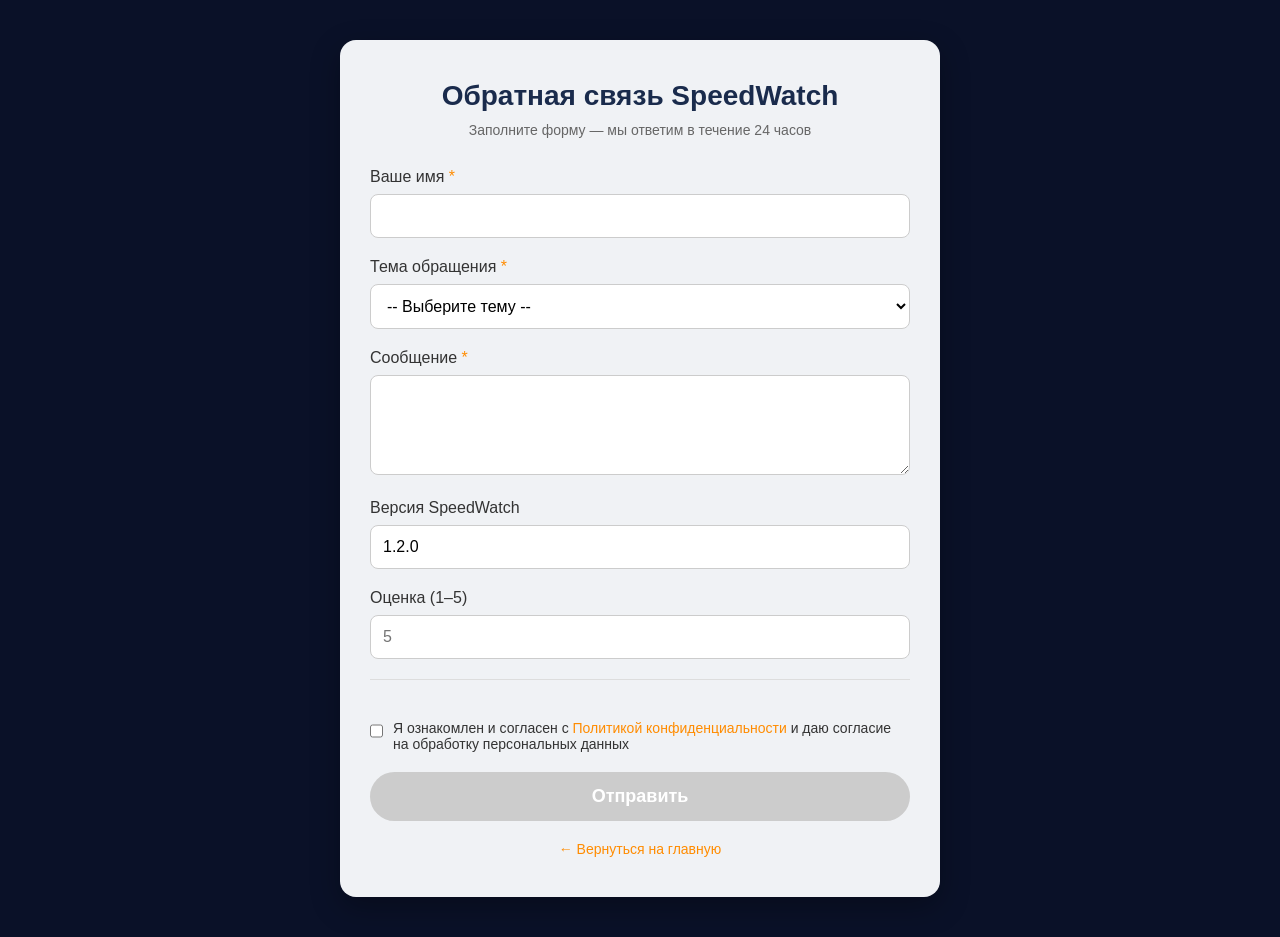
<file: feedback.html>
<!DOCTYPE html>
<html lang="ru">
<head>
 <meta charset="utf-8">
 <meta name="viewport" content="width=device-width, initial-scale=1.0">
 <title>Обратная связь — SpeedWatch</title>
 <meta name="description" content="Форма обратной связи SpeedWatch. Сообщите о проблеме, задайте вопрос или предложите сотрудничество.">
 <meta name="robots" content="noindex, follow">

 <style>
  * {
   margin: 0;
   padding: 0;
   box-sizing: border-box;
  }

  body {
   background-color: #0a1128;
   font-family: 'Roboto', 'Arial', sans-serif;
   min-height: 100vh;
   display: flex;
   align-items: center;
   justify-content: center;
   padding: 40px 20px;
  }

  .form-container {
   max-width: 600px;
   width: 100%;
   background-color: #f0f2f5;
   border-radius: 16px;
   padding: 40px 30px;
   box-shadow: 0 10px 30px rgba(0, 0, 0, 0.3);
  }

  h1 {
   font-size: 28px;
   font-weight: 700;
   color: #1a2b4c;
   text-align: center;
   margin-bottom: 10px;
  }

  .subtitle {
   text-align: center;
   font-size: 14px;
   color: #666666;
   margin-bottom: 30px;
  }

  .form-group {
   margin-bottom: 20px;
  }

  label {
   display: block;
   font-size: 16px;
   font-weight: 500;
   color: #333333;
   margin-bottom: 8px;
  }

  label .required {
   color: #ff8c00;
  }

  input, select, textarea {
   width: 100%;
   padding: 12px;
   font-size: 16px;
   font-family: inherit;
   border: 1px solid #cccccc;
   border-radius: 8px;
   background-color: #ffffff;
   transition: border-color 0.2s;
  }

  input:focus, select:focus, textarea:focus {
   outline: none;
   border-color: #ff8c00;
  }

  textarea {
   resize: vertical;
   min-height: 100px;
  }

  .captcha-container {
   margin: 20px 0;
   display: flex;
   justify-content: center;
  }

  .consent-label {
   display: flex;
   align-items: flex-start;
   gap: 10px;
   font-size: 14px;
   font-weight: normal;
   cursor: pointer;
  }

  .consent-label input {
   width: 18px;
   height: 18px;
   margin-top: 2px;
  }

  .consent-label a {
   color: #ff8c00;
   text-decoration: none;
  }

  .consent-label a:hover {
   text-decoration: underline;
  }

  button {
   width: 100%;
   background-color: #ff8c00;
   color: white;
   font-size: 18px;
   font-weight: 700;
   padding: 14px;
   border: none;
   border-radius: 30px;
   cursor: pointer;
   transition: background-color 0.2s;
  }

  button:hover {
   background-color: #e07c00;
  }

  button:disabled {
   background-color: #cccccc;
   cursor: not-allowed;
  }

  .error-message {
   background-color: #ffebee;
   color: #c62828;
   padding: 12px;
   border-radius: 8px;
   font-size: 14px;
   margin-bottom: 20px;
   display: none;
  }

  .success-message {
   background-color: #e8f5e9;
   color: #2e7d32;
   padding: 20px;
   border-radius: 8px;
   text-align: center;
   display: none;
  }

  .success-message a {
   color: #ff8c00;
   text-decoration: none;
   font-weight: 700;
  }

  .back-link {
   display: block;
   text-align: center;
   margin-top: 20px;
   color: #666666;
   font-size: 14px;
  }

  .back-link a {
   color: #ff8c00;
   text-decoration: none;
  }

  hr {
   margin: 20px 0;
   border: none;
   border-top: 1px solid #dddddd;
  }
 </style>
</head>
<body>

<div class="form-container" id="formContainer">
 <h1>Обратная связь SpeedWatch</h1>
 <div class="subtitle">Заполните форму — мы ответим в течение 24 часов</div>

 <div id="errorMessage" class="error-message"></div>
 <div id="successMessage" class="success-message"></div>

 <form id="feedbackForm" method="POST">
  <div class="form-group">
   <label>Ваше имя <span class="required">*</span></label>
   <input type="text" name="entry.301534326" required>
  </div>

  <div class="form-group">
   <label>Тема обращения <span class="required">*</span></label>
   <select name="entry.653318579" required>
    <option value="">-- Выберите тему --</option>
    <option value="👑 Приобрести Premium">👑 Приобрести Premium</option>
    <option value="⚠️ Техническая проблема">⚠️ Техническая проблема</option>
    <option value="💼 Сотрудничество">💼 Сотрудничество</option>
    <option value="❓ Задать вопрос">❓ Задать вопрос</option>
   </select>
  </div>

  <div class="form-group">
   <label>Сообщение <span class="required">*</span></label>
   <textarea name="entry.1534881546" required></textarea>
  </div>

  <div class="form-group">
   <label>Версия SpeedWatch</label>
   <input type="text" name="entry.226972610" placeholder="например: 1.2.0" value="1.2.0">
  </div>

  <div class="form-group">
   <label>Оценка (1–5)</label>
   <input type="number" name="entry.1565460722" min="1" max="5" placeholder="5">
  </div>

  <hr>

  <!-- Контейнер для Яндекс Капчи -->
  <div id="captchaContainer" class="captcha-container" data-sitekey="ВАШ_CLIENT_KEY"></div>

  <!-- Чекбокс согласия с Политикой конфиденциальности -->
  <div class="form-group">
   <label class="consent-label">
    <input type="checkbox" id="consentCheckbox" required>
    <span>Я ознакомлен и согласен с <a href="privacy.html" target="_blank">Политикой конфиденциальности</a> и даю согласие на обработку персональных данных</span>
   </label>
  </div>

  <button type="submit" id="submitBtn" disabled>Отправить</button>
 </form>

 <div class="back-link">
  <a href="index.html">← Вернуться на главную</a>
 </div>
</div>

<!-- Скрипт Яндекс Капчи -->
<script src="https://smartcaptcha.yandexcloud.net/captcha.js?render=onload&onload=onCaptchaReady" defer></script>

<script>
 // Глобальная переменная для токена капчи
 let captchaToken = null;
 let captchaLoaded = false;

 // Функция, которую вызовет капча после загрузки
 window.onCaptchaReady = function() {
  captchaLoaded = true;
  console.log('Капча загружена');
  updateSubmitButton();
 };

 // Функция обновления состояния кнопки
 function updateSubmitButton() {
  const btn = document.getElementById('submitBtn');
  const consent = document.getElementById('consentCheckbox');
  if (captchaLoaded && captchaToken && consent && consent.checked) {
   btn.disabled = false;
  } else {
   btn.disabled = true;
  }
 }

 // Обработчик отправки формы
 document.getElementById('feedbackForm').addEventListener('submit', function(e) {
  e.preventDefault();

  if (!captchaToken) {
   showError('Пожалуйста, подтвердите, что вы не робот');
   return;
  }

  if (!document.getElementById('consentCheckbox').checked) {
   showError('Пожалуйста, подтвердите согласие на обработку персональных данных');
   return;
  }

  // Скрываем старые сообщения
  document.getElementById('errorMessage').style.display = 'none';
  document.getElementById('successMessage').style.display = 'none';

  // Собираем данные формы
  const formData = new FormData(this);
  formData.append('captcha', captchaToken);

  // Отправляем данные
  const submitBtn = document.getElementById('submitBtn');
  submitBtn.disabled = true;
  submitBtn.textContent = 'Отправка...';

  // Здесь нужен ваш серверный обработчик
  // Пока имитируем отправку (заглушка)
  setTimeout(() => {
   submitBtn.textContent = 'Отправить';
   submitBtn.disabled = false;
   showSuccess();
  }, 1500);
 });

 // Функция показа ошибки
 function showError(msg) {
  const errorDiv = document.getElementById('errorMessage');
  errorDiv.textContent = msg;
  errorDiv.style.display = 'block';
 }

 // Функция показа успеха
 function showSuccess() {
  const formContainer = document.getElementById('formContainer');
  const successDiv = document.getElementById('successMessage');
  successDiv.innerHTML = '✅ Спасибо! Ваше сообщение отправлено.<br><a href="/">Вернуться на главную</a>';
  successDiv.style.display = 'block';
  document.getElementById('feedbackForm').style.display = 'none';
  document.querySelector('.back-link').style.display = 'none';
 }

 // Функция, которую вызовет капча когда получит токен
 window.onCaptchaSuccess = function(token) {
  captchaToken = token;
  updateSubmitButton();
 };

 window.onCaptchaError = function() {
  captchaToken = null;
  updateSubmitButton();
  showError('Ошибка загрузки капчи. Пожалуйста, обновите страницу.');
 };

 // Слушатель изменения чекбокса
 document.addEventListener('DOMContentLoaded', function() {
  const consentCheckbox = document.getElementById('consentCheckbox');
  if (consentCheckbox) {
   consentCheckbox.addEventListener('change', function() {
    updateSubmitButton();
   });
  }
  updateSubmitButton();
 });
</script>

<!-- Дополнительный скрипт для интеграции с капчей -->
<script>
 // Если капча поддерживает колбэк на успех
 window.smartCaptcha = {
  onSuccess: function(token) {
   window.onCaptchaSuccess(token);
  },
  onError: function() {
   window.onCaptchaError();
  }
 };
</script>

</body>
</html>
</file>
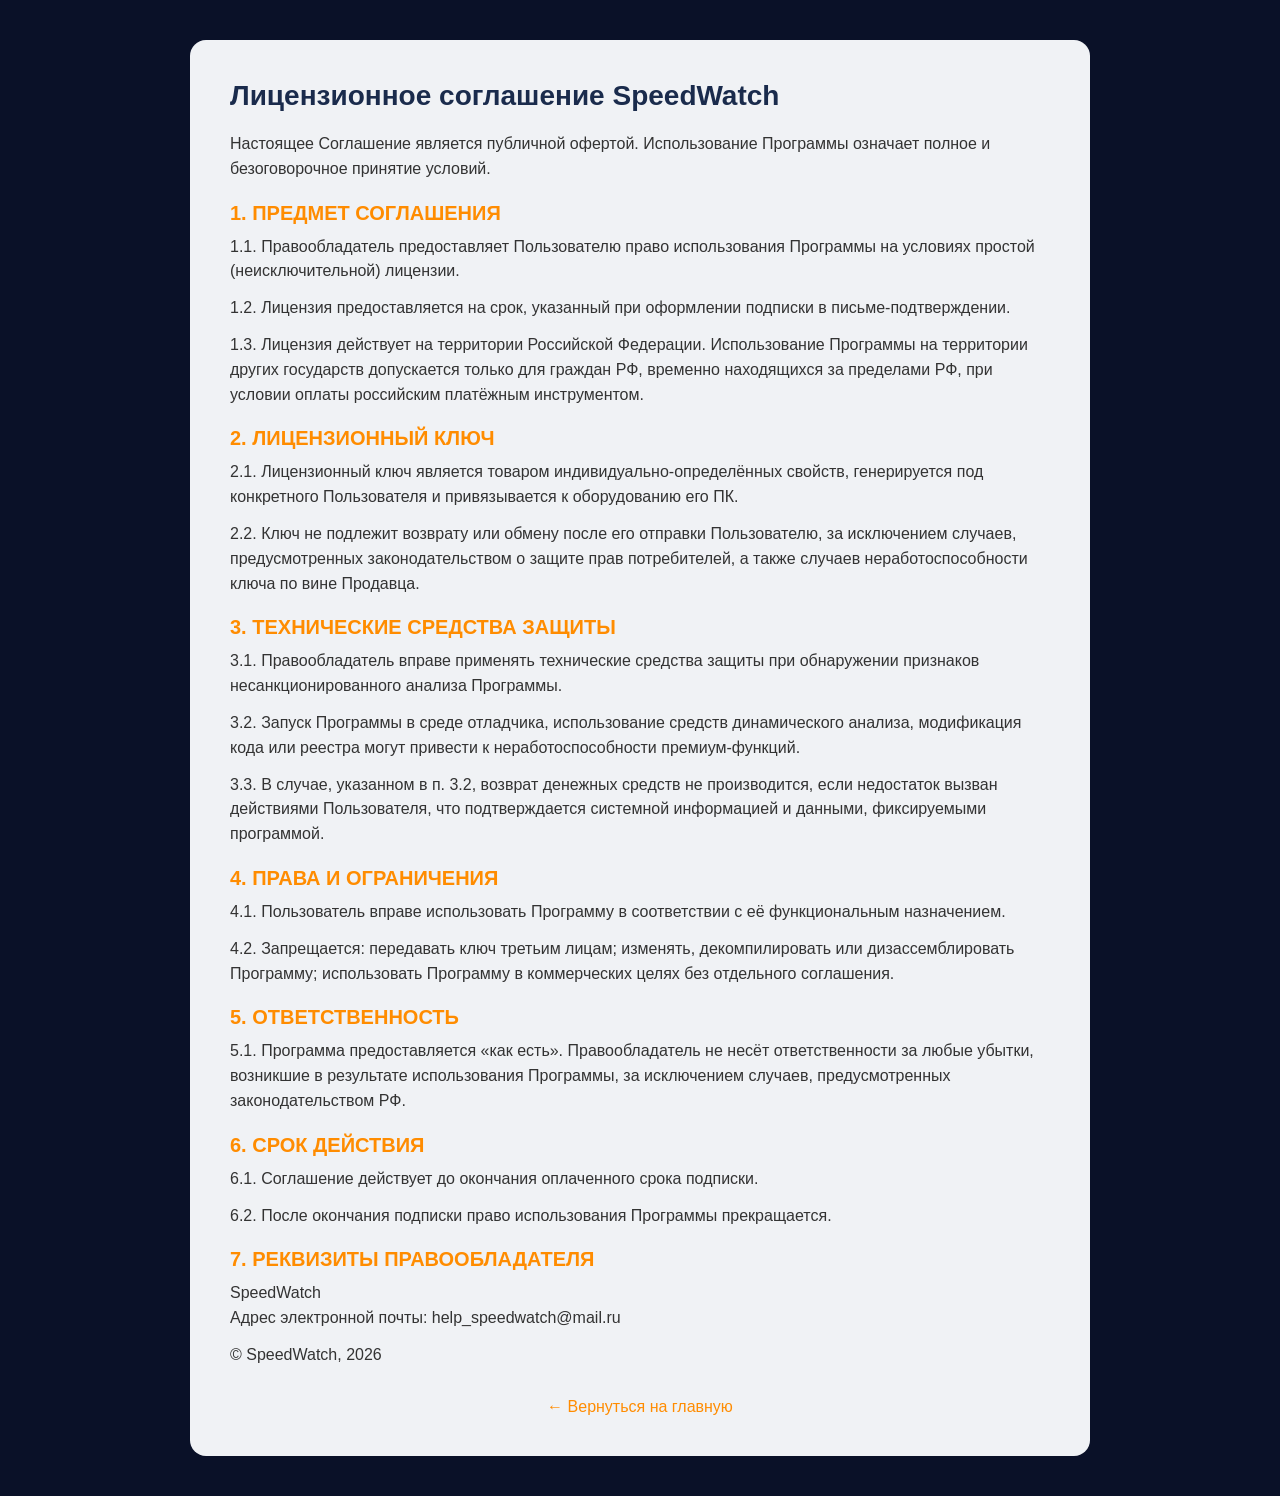
<file: license.html>
<!DOCTYPE html>
<html lang="ru">
<head>
 <meta charset="utf-8">
 <meta name="viewport" content="width=device-width, initial-scale=1.0">
 <title>Лицензионное соглашение — SpeedWatch</title>
 <meta name="robots" content="noindex, follow">
 <style>
  * { margin: 0; padding: 0; box-sizing: border-box; }
  body {
   background-color: #0a1128;
   font-family: 'Roboto', 'Arial', sans-serif;
   padding: 40px 20px;
   color: #cccccc;
  }
  .container {
   max-width: 900px;
   margin: 0 auto;
   background-color: #f0f2f5;
   border-radius: 16px;
   padding: 40px;
   color: #333333;
  }
  h1 { font-size: 28px; margin-bottom: 20px; color: #1a2b4c; }
  h2 { font-size: 20px; margin: 20px 0 10px; color: #ff8c00; }
  p { line-height: 1.55; margin-bottom: 12px; }
  .back-link { margin-top: 30px; text-align: center; }
  .back-link a { color: #ff8c00; text-decoration: none; }
 </style>
</head>
<body>
<div class="container">
 <h1>Лицензионное соглашение SpeedWatch</h1>
 <p>Настоящее Соглашение является публичной офертой. Использование Программы означает полное и безоговорочное принятие условий.</p>

 <h2>1. ПРЕДМЕТ СОГЛАШЕНИЯ</h2>
 <p>1.1. Правообладатель предоставляет Пользователю право использования Программы на условиях простой (неисключительной) лицензии.</p>
 <p>1.2. Лицензия предоставляется на срок, указанный при оформлении подписки в письме-подтверждении.</p>
 <p>1.3. Лицензия действует на территории Российской Федерации. Использование Программы на территории других государств допускается только для граждан РФ, временно находящихся за пределами РФ, при условии оплаты российским платёжным инструментом.</p>

 <h2>2. ЛИЦЕНЗИОННЫЙ КЛЮЧ</h2>
 <p>2.1. Лицензионный ключ является товаром индивидуально-определённых свойств, генерируется под конкретного Пользователя и привязывается к оборудованию его ПК.</p>
 <p>2.2. Ключ не подлежит возврату или обмену после его отправки Пользователю, за исключением случаев, предусмотренных законодательством о защите прав потребителей, а также случаев неработоспособности ключа по вине Продавца.</p>

 <h2>3. ТЕХНИЧЕСКИЕ СРЕДСТВА ЗАЩИТЫ</h2>
 <p>3.1. Правообладатель вправе применять технические средства защиты при обнаружении признаков несанкционированного анализа Программы.</p>
 <p>3.2. Запуск Программы в среде отладчика, использование средств динамического анализа, модификация кода или реестра могут привести к неработоспособности премиум-функций.</p>
 <p>3.3. В случае, указанном в п. 3.2, возврат денежных средств не производится, если недостаток вызван действиями Пользователя, что подтверждается системной информацией и данными, фиксируемыми программой.</p>

 <h2>4. ПРАВА И ОГРАНИЧЕНИЯ</h2>
 <p>4.1. Пользователь вправе использовать Программу в соответствии с её функциональным назначением.</p>
 <p>4.2. Запрещается: передавать ключ третьим лицам; изменять, декомпилировать или дизассемблировать Программу; использовать Программу в коммерческих целях без отдельного соглашения.</p>

 <h2>5. ОТВЕТСТВЕННОСТЬ</h2>
 <p>5.1. Программа предоставляется «как есть». Правообладатель не несёт ответственности за любые убытки, возникшие в результате использования Программы, за исключением случаев, предусмотренных законодательством РФ.</p>

 <h2>6. СРОК ДЕЙСТВИЯ</h2>
 <p>6.1. Соглашение действует до окончания оплаченного срока подписки.</p>
 <p>6.2. После окончания подписки право использования Программы прекращается.</p>

 <h2>7. РЕКВИЗИТЫ ПРАВООБЛАДАТЕЛЯ</h2>
 <p> SpeedWatch<br>
  Адрес электронной почты: help_speedwatch@mail.ru</p>

 <p>© SpeedWatch, 2026</p>

 <div class="back-link"><a href="index.html">← Вернуться на главную</a></div>
</div>
</body>
</html>
</file>
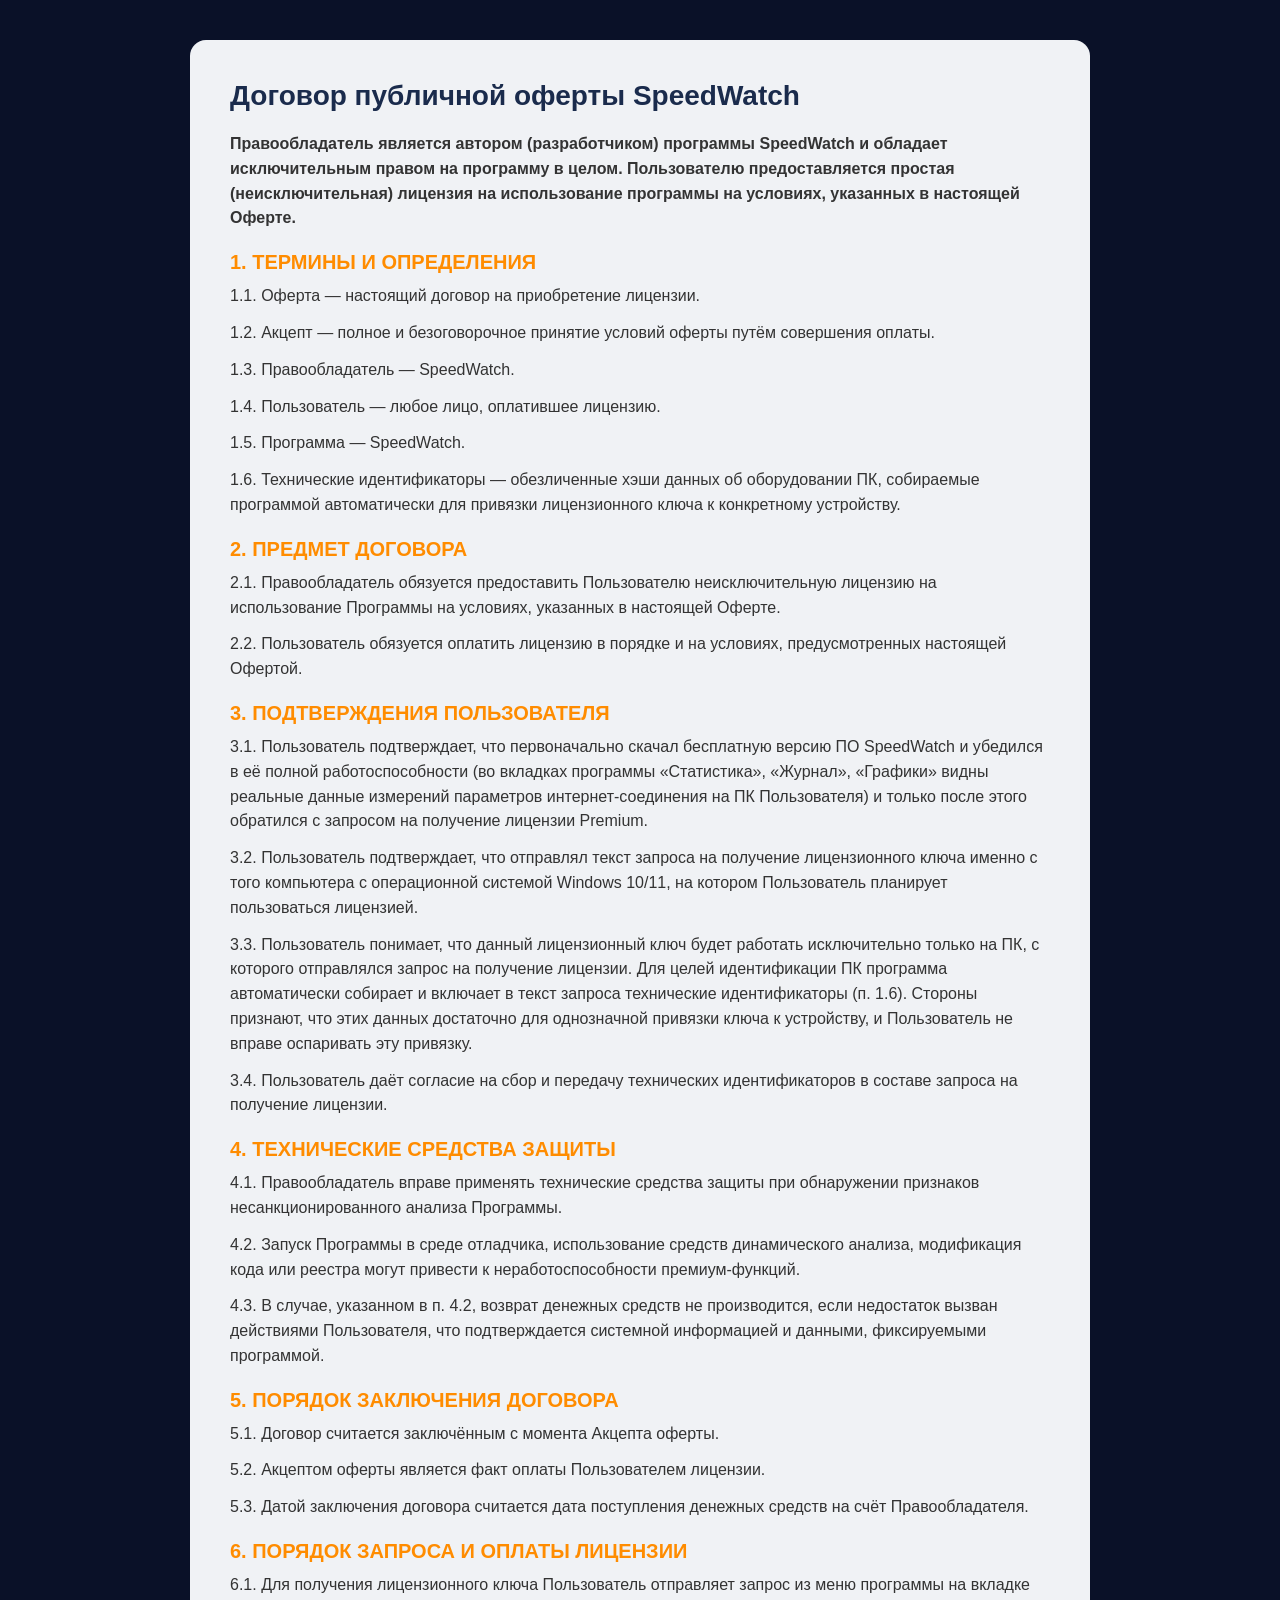
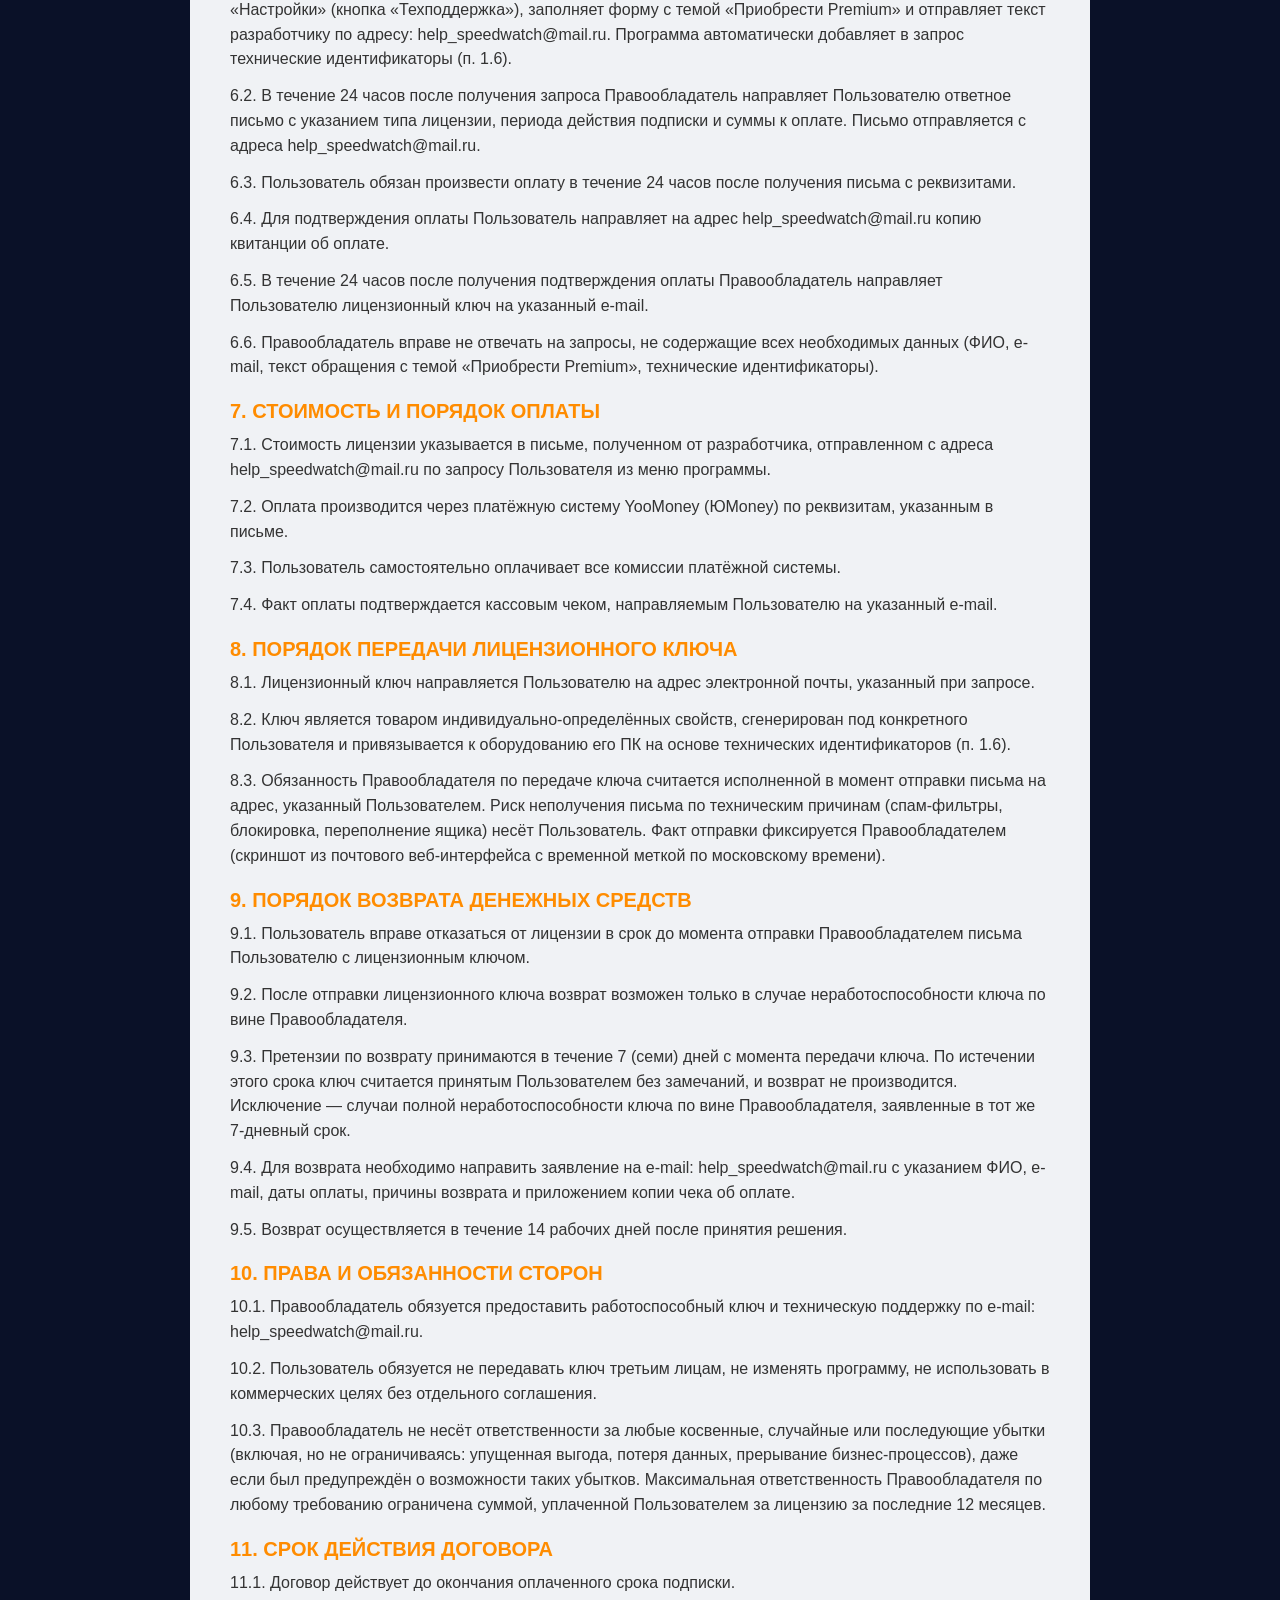
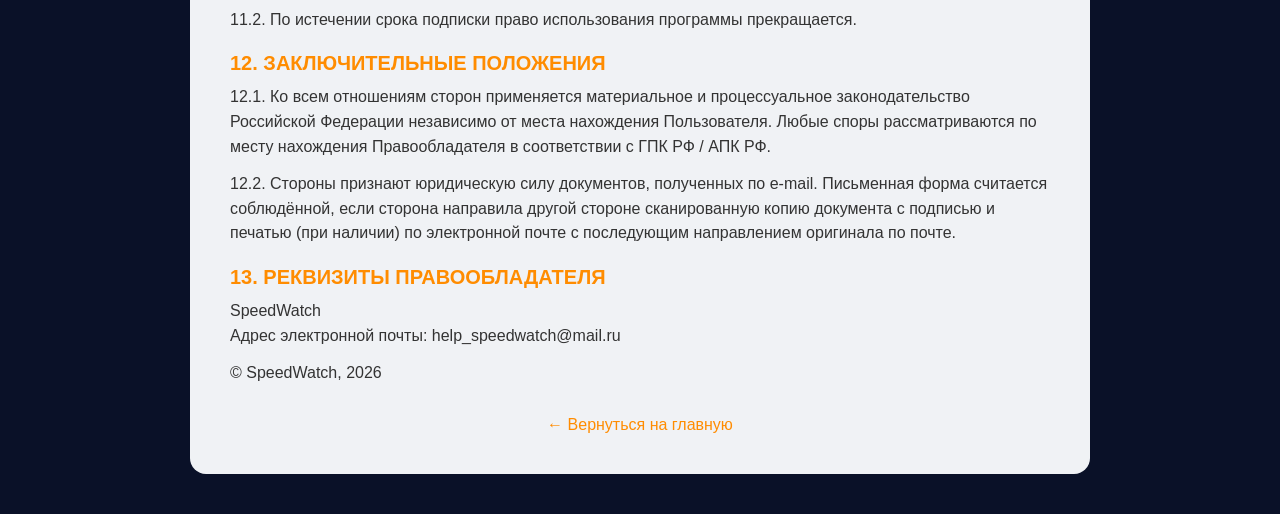
<file: offer.html>
<!DOCTYPE html>
<html lang="ru">
<head>
 <meta charset="utf-8">
 <meta name="viewport" content="width=device-width, initial-scale=1.0">
 <title>Договор публичной оферты — SpeedWatch</title>
 <meta name="robots" content="noindex, follow">
 <style>
  * { margin: 0; padding: 0; box-sizing: border-box; }
  body {
   background-color: #0a1128;
   font-family: 'Roboto', 'Arial', sans-serif;
   padding: 40px 20px;
  }
  .container {
   max-width: 900px;
   margin: 0 auto;
   background-color: #f0f2f5;
   border-radius: 16px;
   padding: 40px;
   color: #333333;
  }
  h1 { font-size: 28px; margin-bottom: 20px; color: #1a2b4c; }
  h2 { font-size: 20px; margin: 20px 0 10px; color: #ff8c00; }
  p { line-height: 1.55; margin-bottom: 12px; }
  .back-link { margin-top: 30px; text-align: center; }
  .back-link a { color: #ff8c00; text-decoration: none; }
 </style>
</head>
<body>
<div class="container">
 <h1>Договор публичной оферты SpeedWatch</h1>
<p><strong>Правообладатель является автором (разработчиком) программы SpeedWatch и обладает исключительным правом на программу в целом. Пользователю предоставляется простая (неисключительная) лицензия на использование программы на условиях, указанных в настоящей Оферте.</strong></p>

 <h2>1. ТЕРМИНЫ И ОПРЕДЕЛЕНИЯ</h2>
 <p>1.1. Оферта — настоящий договор на приобретение лицензии.</p>
 <p>1.2. Акцепт — полное и безоговорочное принятие условий оферты путём совершения оплаты.</p>
 <p>1.3. Правообладатель — SpeedWatch.</p>
 <p>1.4. Пользователь — любое лицо, оплатившее лицензию.</p>
 <p>1.5. Программа — SpeedWatch.</p>
 <p>1.6. Технические идентификаторы — обезличенные хэши данных об оборудовании ПК, собираемые программой автоматически для привязки лицензионного ключа к конкретному устройству.</p>

 <h2>2. ПРЕДМЕТ ДОГОВОРА</h2>
 <p>2.1. Правообладатель обязуется предоставить Пользователю неисключительную лицензию на использование Программы на условиях, указанных в настоящей Оферте.</p>
 <p>2.2. Пользователь обязуется оплатить лицензию в порядке и на условиях, предусмотренных настоящей Офертой.</p>

 <h2>3. ПОДТВЕРЖДЕНИЯ ПОЛЬЗОВАТЕЛЯ</h2>
 <p>3.1. Пользователь подтверждает, что первоначально скачал бесплатную версию ПО SpeedWatch и убедился в её полной работоспособности (во вкладках программы «Статистика», «Журнал», «Графики» видны реальные данные измерений параметров интернет-соединения на ПК Пользователя) и только после этого обратился с запросом на получение лицензии Premium.</p>
 <p>3.2. Пользователь подтверждает, что отправлял текст запроса на получение лицензионного ключа именно с того компьютера с операционной системой Windows 10/11, на котором Пользователь планирует пользоваться лицензией.</p>
 <p>3.3. Пользователь понимает, что данный лицензионный ключ будет работать исключительно только на ПК, с которого отправлялся запрос на получение лицензии. Для целей идентификации ПК программа автоматически собирает и включает в текст запроса технические идентификаторы (п. 1.6). Стороны признают, что этих данных достаточно для однозначной привязки ключа к устройству, и Пользователь не вправе оспаривать эту привязку.</p>
 <p>3.4. Пользователь даёт согласие на сбор и передачу технических идентификаторов в составе запроса на получение лицензии.</p>

 <h2>4. ТЕХНИЧЕСКИЕ СРЕДСТВА ЗАЩИТЫ</h2>
 <p>4.1. Правообладатель вправе применять технические средства защиты при обнаружении признаков несанкционированного анализа Программы.</p>
 <p>4.2. Запуск Программы в среде отладчика, использование средств динамического анализа, модификация кода или реестра могут привести к неработоспособности премиум-функций.</p>
 <p>4.3. В случае, указанном в п. 4.2, возврат денежных средств не производится, если недостаток вызван действиями Пользователя, что подтверждается системной информацией и данными, фиксируемыми программой.</p>

 <h2>5. ПОРЯДОК ЗАКЛЮЧЕНИЯ ДОГОВОРА</h2>
 <p>5.1. Договор считается заключённым с момента Акцепта оферты.</p>
 <p>5.2. Акцептом оферты является факт оплаты Пользователем лицензии.</p>
 <p>5.3. Датой заключения договора считается дата поступления денежных средств на счёт Правообладателя.</p>

 <h2>6. ПОРЯДОК ЗАПРОСА И ОПЛАТЫ ЛИЦЕНЗИИ</h2>
 <p>6.1. Для получения лицензионного ключа Пользователь отправляет запрос из меню программы на вкладке «Настройки» (кнопка «Техподдержка»), заполняет форму с темой «Приобрести Premium» и отправляет текст разработчику по адресу: help_speedwatch@mail.ru. Программа автоматически добавляет в запрос технические идентификаторы (п. 1.6).</p>
 <p>6.2. В течение 24 часов после получения запроса Правообладатель направляет Пользователю ответное письмо с указанием типа лицензии, периода действия подписки и суммы к оплате. Письмо отправляется с адреса help_speedwatch@mail.ru.</p>
 <p>6.3. Пользователь обязан произвести оплату в течение 24 часов после получения письма с реквизитами.</p>
 <p>6.4. Для подтверждения оплаты Пользователь направляет на адрес help_speedwatch@mail.ru копию квитанции об оплате.</p>
 <p>6.5. В течение 24 часов после получения подтверждения оплаты Правообладатель направляет Пользователю лицензионный ключ на указанный e-mail.</p>
 <p>6.6. Правообладатель вправе не отвечать на запросы, не содержащие всех необходимых данных (ФИО, e-mail, текст обращения с темой «Приобрести Premium», технические идентификаторы).</p>

 <h2>7. СТОИМОСТЬ И ПОРЯДОК ОПЛАТЫ</h2>
 <p>7.1. Стоимость лицензии указывается в письме, полученном от разработчика, отправленном с адреса help_speedwatch@mail.ru по запросу Пользователя из меню программы.</p>
 <p>7.2. Оплата производится через платёжную систему YooMoney (ЮMoney) по реквизитам, указанным в письме.</p>
 <p>7.3. Пользователь самостоятельно оплачивает все комиссии платёжной системы.</p>
 <p>7.4. Факт оплаты подтверждается кассовым чеком, направляемым Пользователю на указанный e-mail.</p>

 <h2>8. ПОРЯДОК ПЕРЕДАЧИ ЛИЦЕНЗИОННОГО КЛЮЧА</h2>
 <p>8.1. Лицензионный ключ направляется Пользователю на адрес электронной почты, указанный при запросе.</p>
 <p>8.2. Ключ является товаром индивидуально-определённых свойств, сгенерирован под конкретного Пользователя и привязывается к оборудованию его ПК на основе технических идентификаторов (п. 1.6).</p>
 <p>8.3. Обязанность Правообладателя по передаче ключа считается исполненной в момент отправки письма на адрес, указанный Пользователем. Риск неполучения письма по техническим причинам (спам-фильтры, блокировка, переполнение ящика) несёт Пользователь. Факт отправки фиксируется Правообладателем (скриншот из почтового веб-интерфейса с временной меткой по московскому времени).</p>

 <h2>9. ПОРЯДОК ВОЗВРАТА ДЕНЕЖНЫХ СРЕДСТВ</h2>
 <p>9.1. Пользователь вправе отказаться от лицензии в срок до момента отправки Правообладателем письма Пользователю с лицензионным ключом.</p>
 <p>9.2. После отправки лицензионного ключа возврат возможен только в случае неработоспособности ключа по вине Правообладателя.</p>
 <p>9.3. Претензии по возврату принимаются в течение 7 (семи) дней с момента передачи ключа. По истечении этого срока ключ считается принятым Пользователем без замечаний, и возврат не производится. Исключение — случаи полной неработоспособности ключа по вине Правообладателя, заявленные в тот же 7-дневный срок.</p>
 <p>9.4. Для возврата необходимо направить заявление на e-mail: help_speedwatch@mail.ru с указанием ФИО, e-mail, даты оплаты, причины возврата и приложением копии чека об оплате.</p>
 <p>9.5. Возврат осуществляется в течение 14 рабочих дней после принятия решения.</p>

 <h2>10. ПРАВА И ОБЯЗАННОСТИ СТОРОН</h2>
 <p>10.1. Правообладатель обязуется предоставить работоспособный ключ и техническую поддержку по e-mail: help_speedwatch@mail.ru.</p>
 <p>10.2. Пользователь обязуется не передавать ключ третьим лицам, не изменять программу, не использовать в коммерческих целях без отдельного соглашения.</p>
 <p>10.3. Правообладатель не несёт ответственности за любые косвенные, случайные или последующие убытки (включая, но не ограничиваясь: упущенная выгода, потеря данных, прерывание бизнес-процессов), даже если был предупреждён о возможности таких убытков. Максимальная ответственность Правообладателя по любому требованию ограничена суммой, уплаченной Пользователем за лицензию за последние 12 месяцев.</p>

 <h2>11. СРОК ДЕЙСТВИЯ ДОГОВОРА</h2>
 <p>11.1. Договор действует до окончания оплаченного срока подписки.</p>
 <p>11.2. По истечении срока подписки право использования программы прекращается.</p>

 <h2>12. ЗАКЛЮЧИТЕЛЬНЫЕ ПОЛОЖЕНИЯ</h2>
 <p>12.1. Ко всем отношениям сторон применяется материальное и процессуальное законодательство Российской Федерации независимо от места нахождения Пользователя. Любые споры рассматриваются по месту нахождения Правообладателя в соответствии с ГПК РФ / АПК РФ.</p>
 <p>12.2. Стороны признают юридическую силу документов, полученных по e-mail. Письменная форма считается соблюдённой, если сторона направила другой стороне сканированную копию документа с подписью и печатью (при наличии) по электронной почте с последующим направлением оригинала по почте.</p>

 <h2>13. РЕКВИЗИТЫ ПРАВООБЛАДАТЕЛЯ</h2>
 <p>SpeedWatch<br>
 Адрес электронной почты: help_speedwatch@mail.ru</p>

 <p>© SpeedWatch, 2026</p>

 <div class="back-link"><a href="index.html">← Вернуться на главную</a></div>
</div>
</body>
</html>
</file>
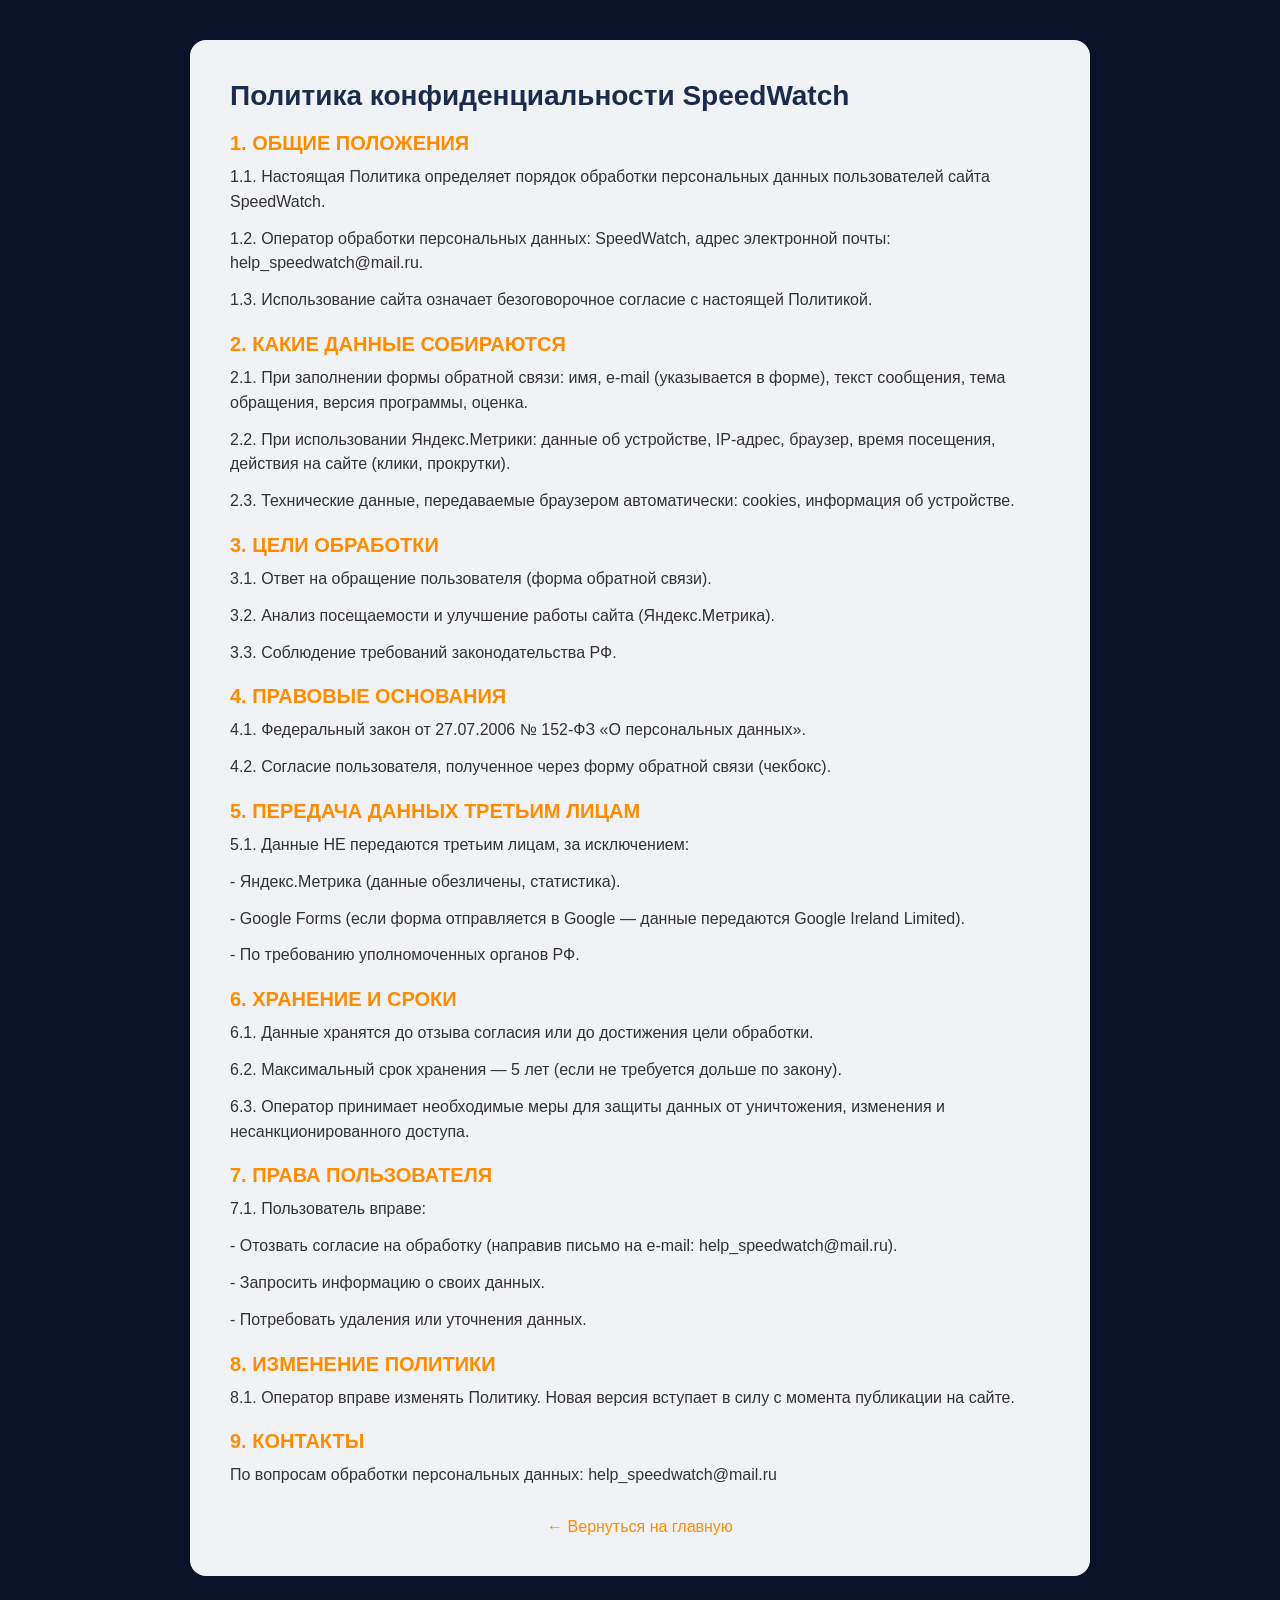
<file: privacy.html>
<!DOCTYPE html>
<html lang="ru">
<head>
 <meta charset="utf-8">
 <meta name="viewport" content="width=device-width, initial-scale=1.0">
 <title>Политика конфиденциальности — SpeedWatch</title>
 <meta name="robots" content="noindex, follow">
 <style>
  * { margin: 0; padding: 0; box-sizing: border-box; }
  body {
   background-color: #0a1128;
   font-family: 'Roboto', 'Arial', sans-serif;
   padding: 40px 20px;
  }
  .container {
   max-width: 900px;
   margin: 0 auto;
   background-color: #f0f2f5;
   border-radius: 16px;
   padding: 40px;
   color: #333333;
  }
  h1 { font-size: 28px; margin-bottom: 20px; color: #1a2b4c; }
  h2 { font-size: 20px; margin: 20px 0 10px; color: #ff8c00; }
  p { line-height: 1.55; margin-bottom: 12px; }
  .back-link { margin-top: 30px; text-align: center; }
  .back-link a { color: #ff8c00; text-decoration: none; }
 </style>
</head>
<body>
<div class="container">
 <h1>Политика конфиденциальности SpeedWatch</h1>

 <h2>1. ОБЩИЕ ПОЛОЖЕНИЯ</h2>
 <p>1.1. Настоящая Политика определяет порядок обработки персональных данных пользователей сайта SpeedWatch.</p>
 <p>1.2. Оператор обработки персональных данных: SpeedWatch, адрес электронной почты: help_speedwatch@mail.ru.</p>
 <p>1.3. Использование сайта означает безоговорочное согласие с настоящей Политикой.</p>

 <h2>2. КАКИЕ ДАННЫЕ СОБИРАЮТСЯ</h2>
 <p>2.1. При заполнении формы обратной связи: имя, e-mail (указывается в форме), текст сообщения, тема обращения, версия программы, оценка.</p>
 <p>2.2. При использовании Яндекс.Метрики: данные об устройстве, IP-адрес, браузер, время посещения, действия на сайте (клики, прокрутки).</p>
 <p>2.3. Технические данные, передаваемые браузером автоматически: cookies, информация об устройстве.</p>

 <h2>3. ЦЕЛИ ОБРАБОТКИ</h2>
 <p>3.1. Ответ на обращение пользователя (форма обратной связи).</p>
 <p>3.2. Анализ посещаемости и улучшение работы сайта (Яндекс.Метрика).</p>
 <p>3.3. Соблюдение требований законодательства РФ.</p>

 <h2>4. ПРАВОВЫЕ ОСНОВАНИЯ</h2>
 <p>4.1. Федеральный закон от 27.07.2006 № 152-ФЗ «О персональных данных».</p>
 <p>4.2. Согласие пользователя, полученное через форму обратной связи (чекбокс).</p>

 <h2>5. ПЕРЕДАЧА ДАННЫХ ТРЕТЬИМ ЛИЦАМ</h2>
 <p>5.1. Данные НЕ передаются третьим лицам, за исключением:</p>
 <p>- Яндекс.Метрика (данные обезличены, статистика).</p>
 <p>- Google Forms (если форма отправляется в Google — данные передаются Google Ireland Limited).</p>
 <p>- По требованию уполномоченных органов РФ.</p>

 <h2>6. ХРАНЕНИЕ И СРОКИ</h2>
 <p>6.1. Данные хранятся до отзыва согласия или до достижения цели обработки.</p>
 <p>6.2. Максимальный срок хранения — 5 лет (если не требуется дольше по закону).</p>
 <p>6.3. Оператор принимает необходимые меры для защиты данных от уничтожения, изменения и несанкционированного доступа.</p>

 <h2>7. ПРАВА ПОЛЬЗОВАТЕЛЯ</h2>
 <p>7.1. Пользователь вправе:</p>
 <p>- Отозвать согласие на обработку (направив письмо на e-mail: help_speedwatch@mail.ru).</p>
 <p>- Запросить информацию о своих данных.</p>
 <p>- Потребовать удаления или уточнения данных.</p>

 <h2>8. ИЗМЕНЕНИЕ ПОЛИТИКИ</h2>
 <p>8.1. Оператор вправе изменять Политику. Новая версия вступает в силу с момента публикации на сайте.</p>

 <h2>9. КОНТАКТЫ</h2>
 <p>По вопросам обработки персональных данных: help_speedwatch@mail.ru</p>

 <div class="back-link"><a href="index.html">← Вернуться на главную</a></div>
</div>
</body>
</html>
</file>
<file: css/responsive.css>
/* ====================================================== */
/* АДАПТИВНАЯ ВЁРСТКА — MEDIA QUERIES                    */
/* ====================================================== */

/* ПЛАНШЕТЫ (768px – 1024px) */
@media screen and (max-width: 1024px) {

  /* ===== ШАПКА ===== */
  #header {
    height: auto !important;
    padding: 10px 5% !important;
    flex-wrap: wrap;
    gap: 10px;
  }
  #header > div:first-child {
    flex: 1 1 100%;
    justify-content: center;
  }
  #header > div:last-child {
    flex: 1 1 100%;
    justify-content: center;
    flex-wrap: wrap;
    gap: 10px;
  }

  #header a {
    font-size: 14px !important;
  }

  /* ===== БЛОК HOME ===== */
  #home .text {
    font-size: 18px !important;
  }
  #home .icon {
    width: 32px !important;
  }
  #home .icon img {
    width: 32px !important;
  }

  /* ===== БЛОК ABOUT ===== */
  #about h2 {
    font-size: 28px !important;
  }
  #about .swiper {
    height: 400px !important;
  }

  /* ===== БЛОК FEATURES ===== */
  /* Карточки в 2 колонки */
  #features .flex-wrap > div {
    flex: 1 1 45% !important;
    min-width: 200px !important;
  }
  #features h2 {
    font-size: 20px !important;
  }
  #features h3 {
    font-size: 18px !important;
  }
  #features p {
    font-size: 16px !important;
  }

  /* ===== БЛОК PREMIUM ===== */
  #premium {
    height: auto !important;
    padding: 10px 10px 40px 10px !important;
  }
  #premium .swiper {
    height: 350px !important;
  }
  #premium h2 {
    font-size: 28px !important;
  }
  #premium h3 {
    font-size: 20px !important;
  }
  #premium .flex-wrap {
    flex-direction: column !important;
  }
  #premium .flex-wrap > div {
    flex: 1 1 100% !important;
    min-width: 0 !important;
  }
  #premium-bottom {
    flex-direction: column !important;
    padding-top: 20px !important;
  }
  #premium-bottom > div {
    flex: 1 1 100% !important;
    width: 100% !important;
  }
  #premium-bottom .overflow-y-auto {
    height: 300px !important;
  }

  /* ===== БЛОК FAQ ===== */
  #faq h2 {
    font-size: 28px !important;
  }
  .faq-question {
    font-size: 16px !important;
    padding: 14px 18px !important;
  }
  .faq-answer p {
    font-size: 14px !important;
  }

  /* ===== БЛОК REQUIREMENTS ===== */
  #requirements .flex-wrap {
    gap: 12px !important;
  }
  #requirements .flex-wrap > div {
    padding: 8px 14px !important;
  }
  #requirements .flex-wrap > div span {
    font-size: 15px !important;
  }

  /* ===== ФУТЕР ===== */
  #footer {
    height: auto !important;
    flex-direction: column !important;
    align-items: center !important;
    gap: 30px !important;
    padding: 30px 5% !important;
  }
  #footer > div {
    margin-left: 0 !important;
    margin-right: 0 !important;
    align-items: center !important;
    text-align: center !important;
  }
  #footer .flex-column {
    gap: 6px !important;
  }
}

/* ТЕЛЕФОНЫ (до 767px) */
@media screen and (max-width: 767px) {

  /* ===== ШАПКА ===== */
  #header {
    padding: 12px 4% !important;
    background-color: #0a1128 !important;
    flex-direction: column !important;
    align-items: center !important;
    gap: 8px !important;
    border-bottom: 2px solid #ff8c00 !important;
    height: auto !important;
    min-height: auto !important;
  }

  #burger-btn {
    display: block !important;
  }
  #header-menu {
    display: none !important;
    flex-direction: column !important;
    align-items: center !important;
    gap: 6px !important;
    width: 100% !important;
  }
  #header-menu.open {
    display: flex !important;
  }

  #header > div:first-child {
    gap: 8px !important;
  }
  #header #logo-speedwatch {
    font-size: 22px !important;
  }
  #header > div:last-child {
    flex-direction: column !important;
    align-items: center !important;
    gap: 6px !important;
    width: 100% !important;
  }
  #header a {
    font-size: 14px !important;
    padding: 6px 12px !important;
    background-color: rgba(255, 255, 255, 0.08) !important;
    border-radius: 4px !important;
    width: 100% !important;
    text-align: center !important;
    box-sizing: border-box !important;
  }
  #header a:hover {
    background-color: rgba(255, 255, 255, 0.15) !important;
  }

    /* ===== БЛОК HOME ===== */
  #home {
    padding: 20px 12px 10px 12px !important;
    min-height: auto !important;
  }

  .home-success-title {
    font-size: 26px !important;
    max-width: 280px;
    margin-left: auto;
    margin-right: auto;
    word-break: break-word;
  }

  .home-success-line1,
  .home-success-line2 {
    display: block !important;
  }

  #home .logo-container {
    display: none !important;
  }
  #home {
    padding-top: 60px !important;
  }
  #home [style*="display: flex; align-items: center; gap: 55px"] {
    gap: 20px !important;
    margin-bottom: 12px !important;
  }
  #home [style*="width: 48px; flex-shrink: 0;"] {
    width: 28px !important;
  }
  #home [style*="width: 48px; flex-shrink: 0;"] img {
    width: 28px !important;
    height: auto !important;
  }
  #home [style*="font-size: 24px; font-weight: 300; color: #cccccc;"] {
    font-size: 16px !important;
  }
  #home [style*="font-size: 38px; font-weight: 700; color: #00c853;"] {
    font-size: 26px !important;
  }
  #home [style*="font-size: 51px; font-weight: 700; color: #cccccc;"] {
    font-size: 34px !important;
  }
  #home .download-btn {
    font-size: 16px !important;
    padding: 10px 30px !important;
    margin-bottom: 60px !important;
  }

  .home-btn-wrapper {
    margin-top: 0 !important;
  }

  /* ===== БЛОК ABOUT ===== */
  #about {
    padding: 30px 12px !important;
  }
  #about h2 {
    font-size: 22px !important;
  }
  #about .flex-wrap {
    flex-direction: column !important;
    gap: 20px !important;
  }
  #about .flex-wrap > div {
    flex: 1 1 100% !important;
    min-width: 0 !important;
  }
  #about ul {
    font-size: 16px !important;
    padding-left: 0 !important;
    list-style-position: inside !important;
    text-align: left !important;
  }
  #about ul li {
    text-align: left !important;
    padding-left: 20px !important;
    text-indent: -20px !important;
    margin-left: 0 !important;
  }
  #about .swiper {
    height: 280px !important;
  }

  /* ===== БЛОК FEATURES ===== */
  /* Карточки в 1 колонку */
  #features {
    padding: 20px 12px !important;
  }
  #features [style*="display: flex; flex-wrap: wrap; justify-content: center; gap: 41px;"] {
    gap: 24px !important;
  }
  #features [style*="flex: 1 1 280px; min-width: 250px; text-align: center;"] {
    flex: 1 1 100% !important;
    min-width: 0 !important;
  }
  #features h2 {
    font-size: 18px !important;
  }
  #features h3 {
    font-size: 16px !important;
  }
  #features p {
    font-size: 14px !important;
  }
  #features img[style*="width: 100px;"] {
    width: 60px !important;
    height: auto !important;
  }
  #features [style*="flex: 1 1 250px; min-width: 290px;"] {
    flex: 1 1 100% !important;
    min-width: 0 !important;
  }
  #features [style*="flex: 1 1 200px; min-width: 180px;"] {
    flex: 1 1 100% !important;
    min-width: 0 !important;
  }
  /* Скрыть желтую стрелку в блоке Features на мобильных */
  #features .sos-button-arrow,
  #features a[href="#premium-top"] {
    display: none !important;
  }

  /* ===== БЛОК PREMIUM ===== */
  #premium h2 {
    font-size: 22px !important;
  }
  #premium h3 {
    font-size: 16px !important;
  }
  #premium .swiper {
    height: 250px !important;
  }
  #premium .flex-wrap > div {
    flex: 1 1 100% !important;
  }

  .premium-subtitle {
    font-size: 20px !important;
    max-width: 280px;
    margin-left: auto;
    margin-right: auto;
    word-break: break-word;
  }

  #premium-bottom > div {
    flex: 1 1 100% !important;
  }
  #premium-bottom .overflow-y-auto {
    height: 100px !important;
  }

  /* Скрыть желтые стрелки в Premium на мобильных */
  #premium a[href="#premium-bottom"],
  #premium a[href="#faq"] {
    display: none !important;
  }
  .premium-title {
    font-size: 24px !important;
    max-width: 280px;
    margin-left: auto;
    margin-right: auto;
    text-align: center;
  }
  .premium-line1,
  .premium-line2 {
    display: block !important;
  }

  .journal-container {
    max-height: 300px !important;
  }

  /* ===== БЛОК FAQ ===== */
  #faq {
    padding: 30px 12px !important;
  }
  #faq h2 {
    font-size: 22px !important;
  }
  .faq-question {
    font-size: 14px !important;
    padding: 12px 14px !important;
  }
  .faq-answer p {
    font-size: 13px !important;
  }

  /* ===== БЛОК REQUIREMENTS ===== */
  #requirements .flex-wrap {
    flex-direction: column !important;
    align-items: stretch !important;
    gap: 10px !important;
  }
  #requirements .flex-wrap > div {
    width: 100% !important;
    max-width: 100% !important;
    justify-content: flex-start !important;
    padding: 10px 16px !important;
    box-sizing: border-box !important;
  }
  #requirements .flex-wrap > div span {
    font-size: 14px !important;
  }

  .requirements-container {
    flex-direction: column !important;
    align-items: stretch !important;
  }
  .requirements-container > div {
    justify-content: flex-start !important;
    width: 100% !important;
    max-width: 100% !important;
    padding: 10px 16px !important;
    box-sizing: border-box !important;
  }
  .requirements-container > div img {
    margin-right: 12px !important;
  }

  /* ===== ФУТЕР ===== */
  #footer {
    padding: 20px 4% !important;
    gap: 20px !important;
  }
  #footer > div {
    width: 100% !important;
  }
  #footer .flex-column {
    gap: 4px !important;
  }
  #footer .flex-column span,
  #footer .flex-column a {
    font-size: 12px !important;
  }

  /* ===== СЛАЙДЕРЫ ===== */
  .swiper {
    height: auto !important;
    min-height: 200px !important;
  }
  .swiper-slide img {
    object-fit: contain !important;
  }
  .swiper-button-prev,
  .swiper-button-next {
    display: none !important;
  }
  /* Закрытие меню при клике на ссылку */
  #header-menu a {
    cursor: pointer;
  }
}

/* ====================================================== /
/ ДЕСКТОП (1024px и выше) /
/ ====================================================== */
@media screen and (min-width: 1024px) {
#header {
align-items: center !important;
min-height: 60px !important;
flex-wrap: nowrap !important;
}
#header > div:first-child,
#header > div:last-child {
align-items: center !important;
width: auto !important;
}
#header > div:first-child {
flex: 0 0 auto !important;
}
#header > div:last-child {
flex: 1 1 auto !important;
flex-wrap: nowrap !important;
}
#header #logo-speedwatch {
display: flex !important;
align-items: center !important;
line-height: 1 !important;
}
}
</file>
